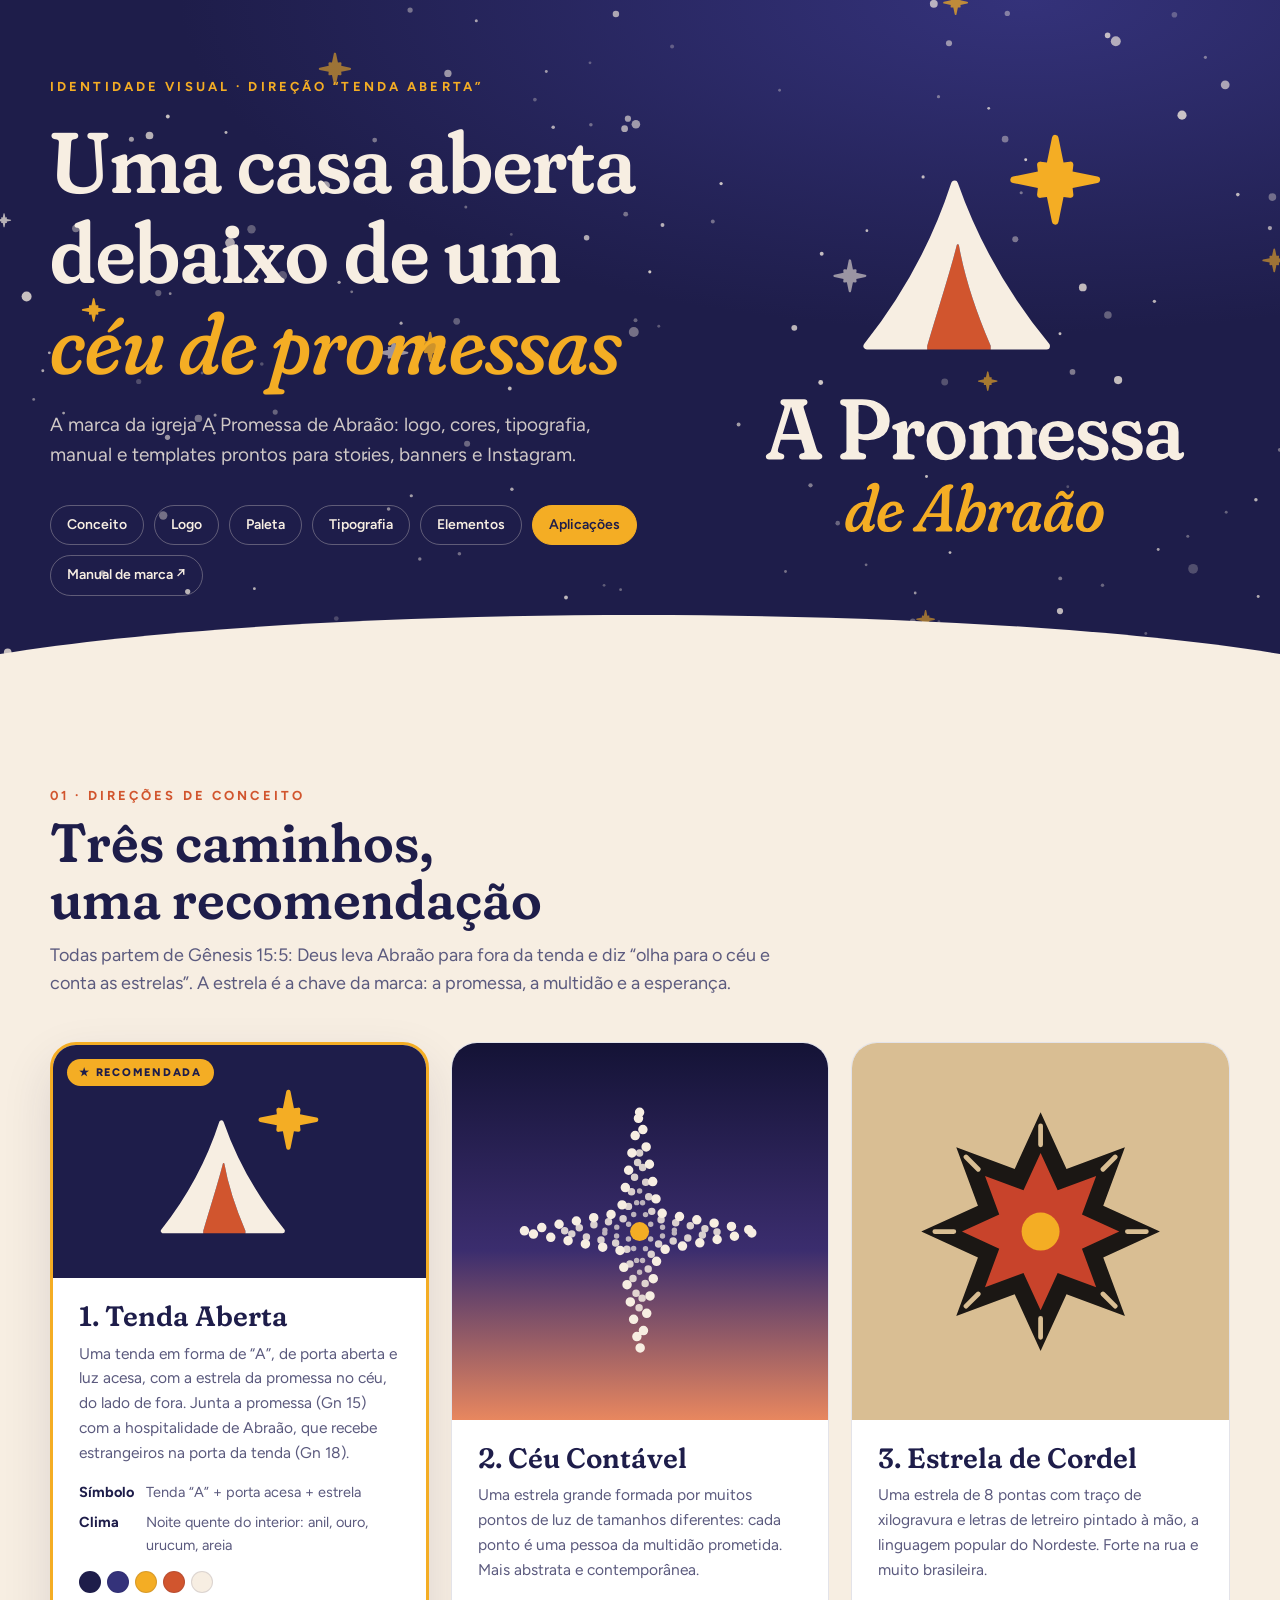
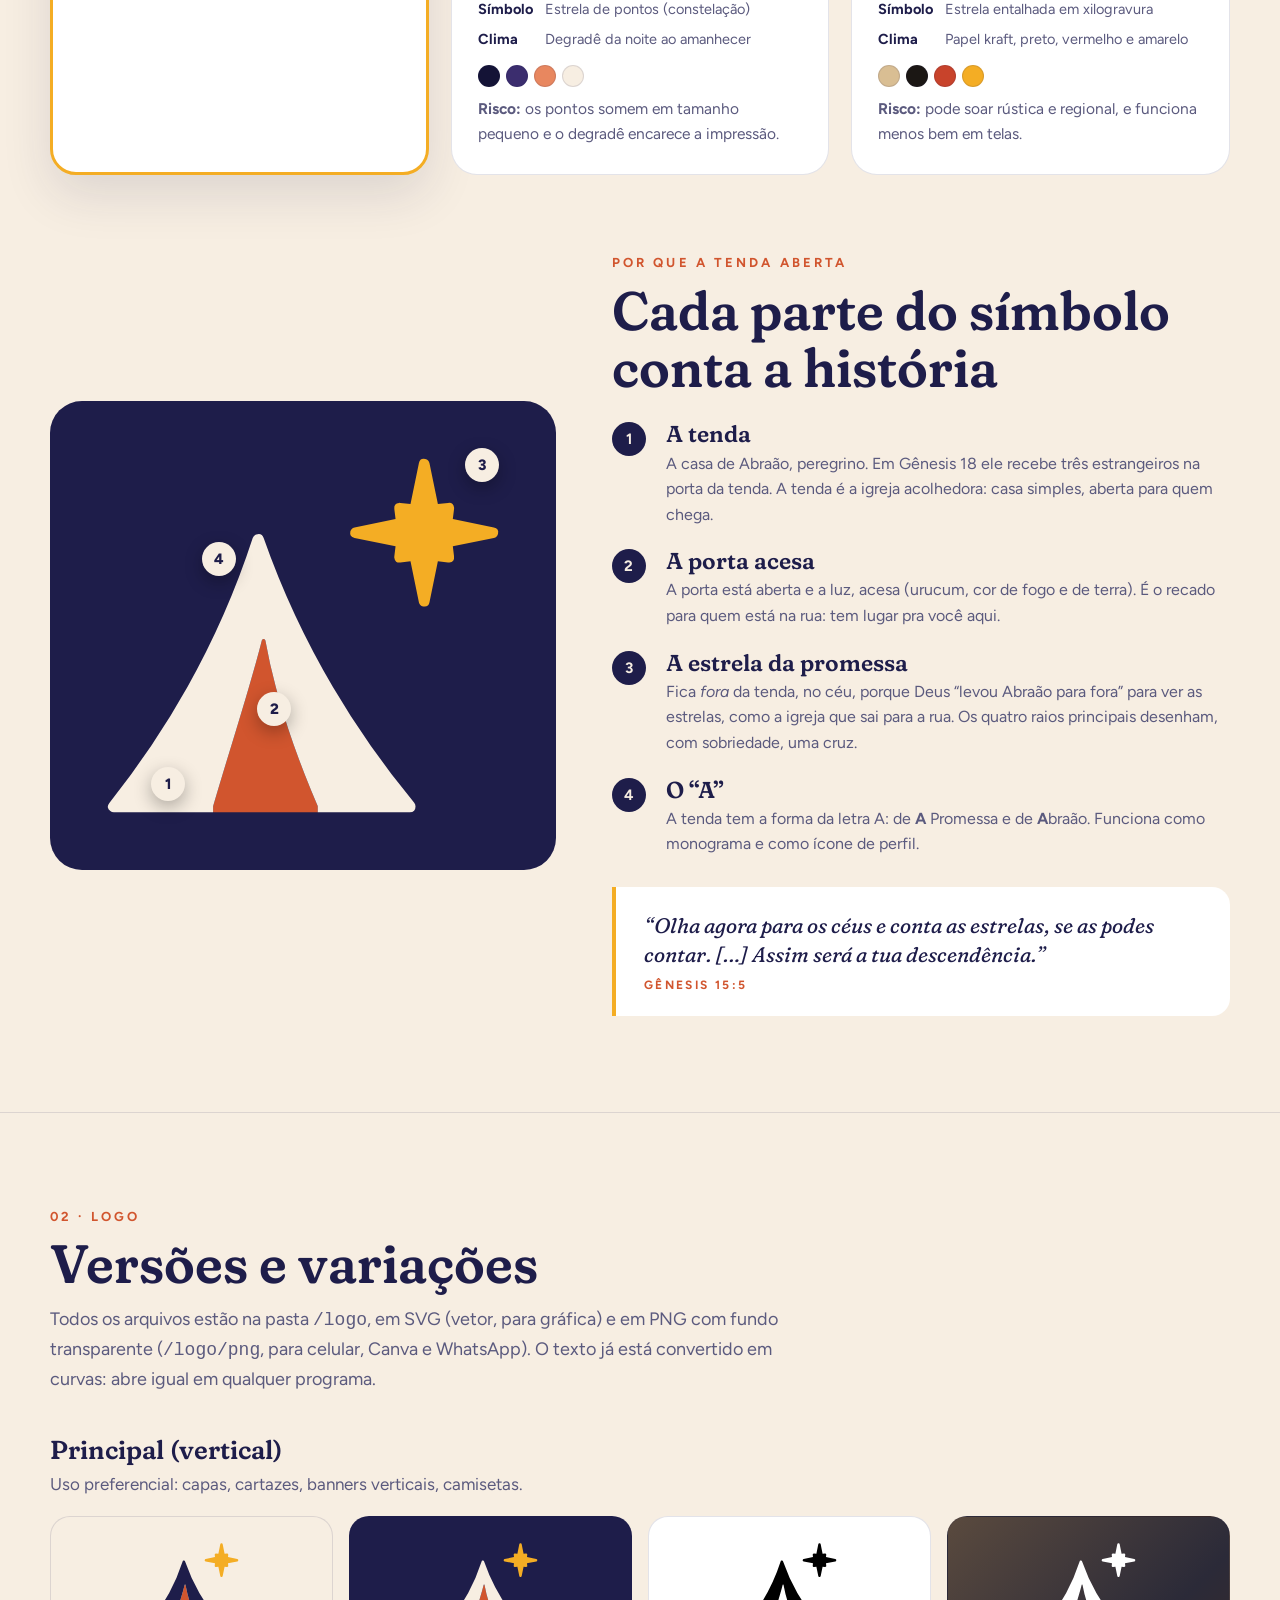
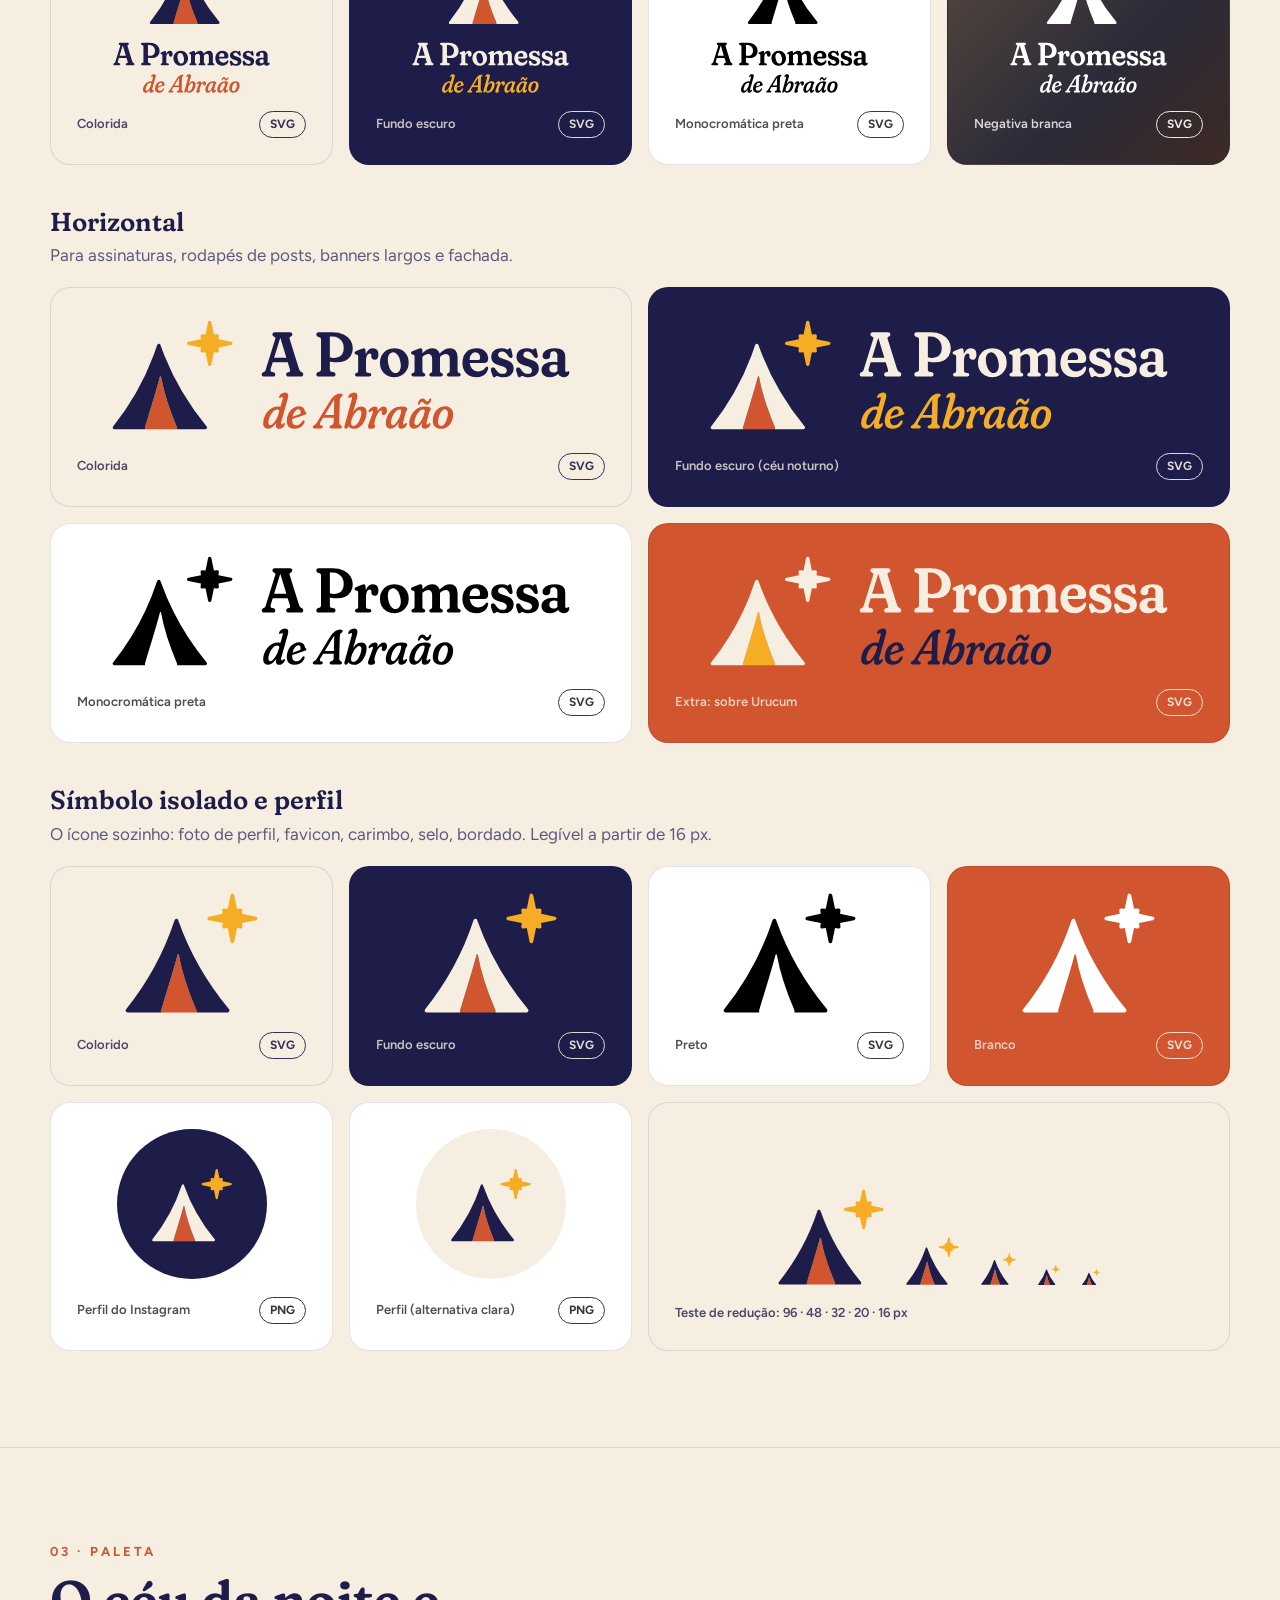
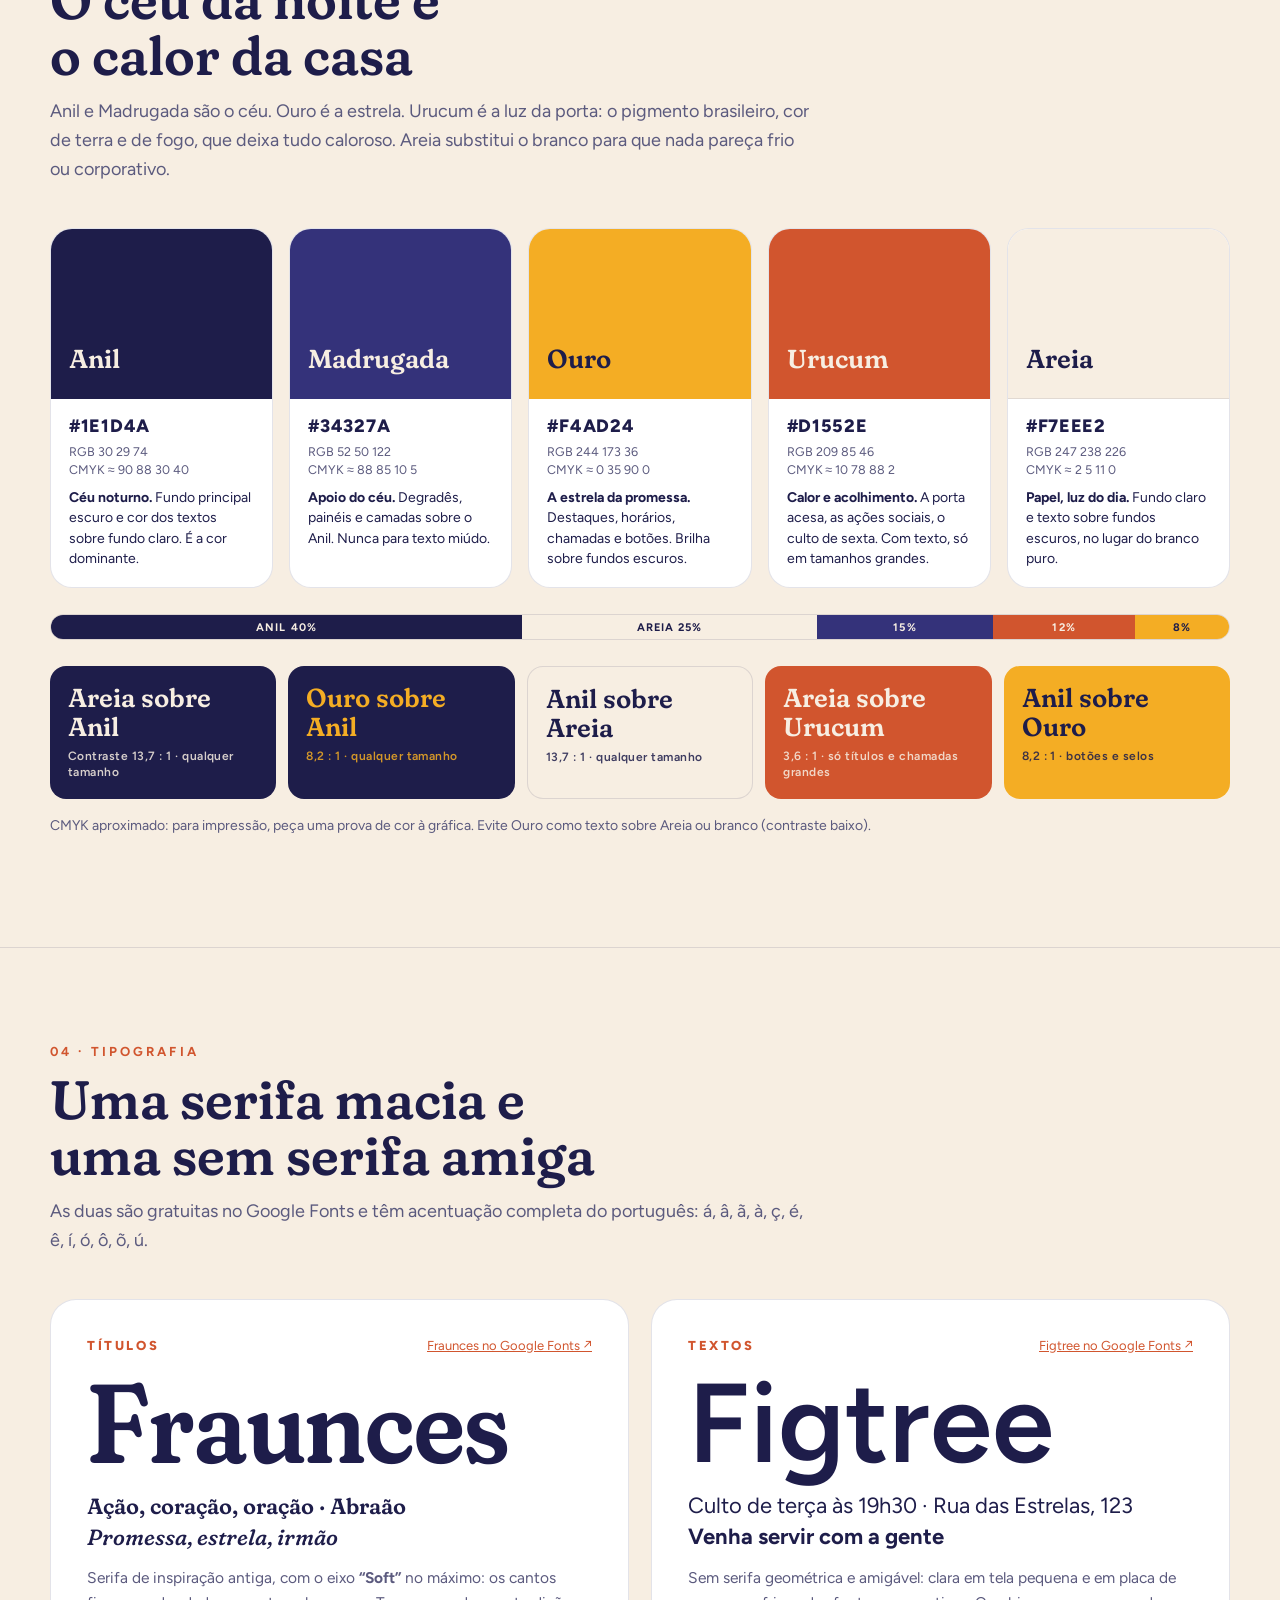
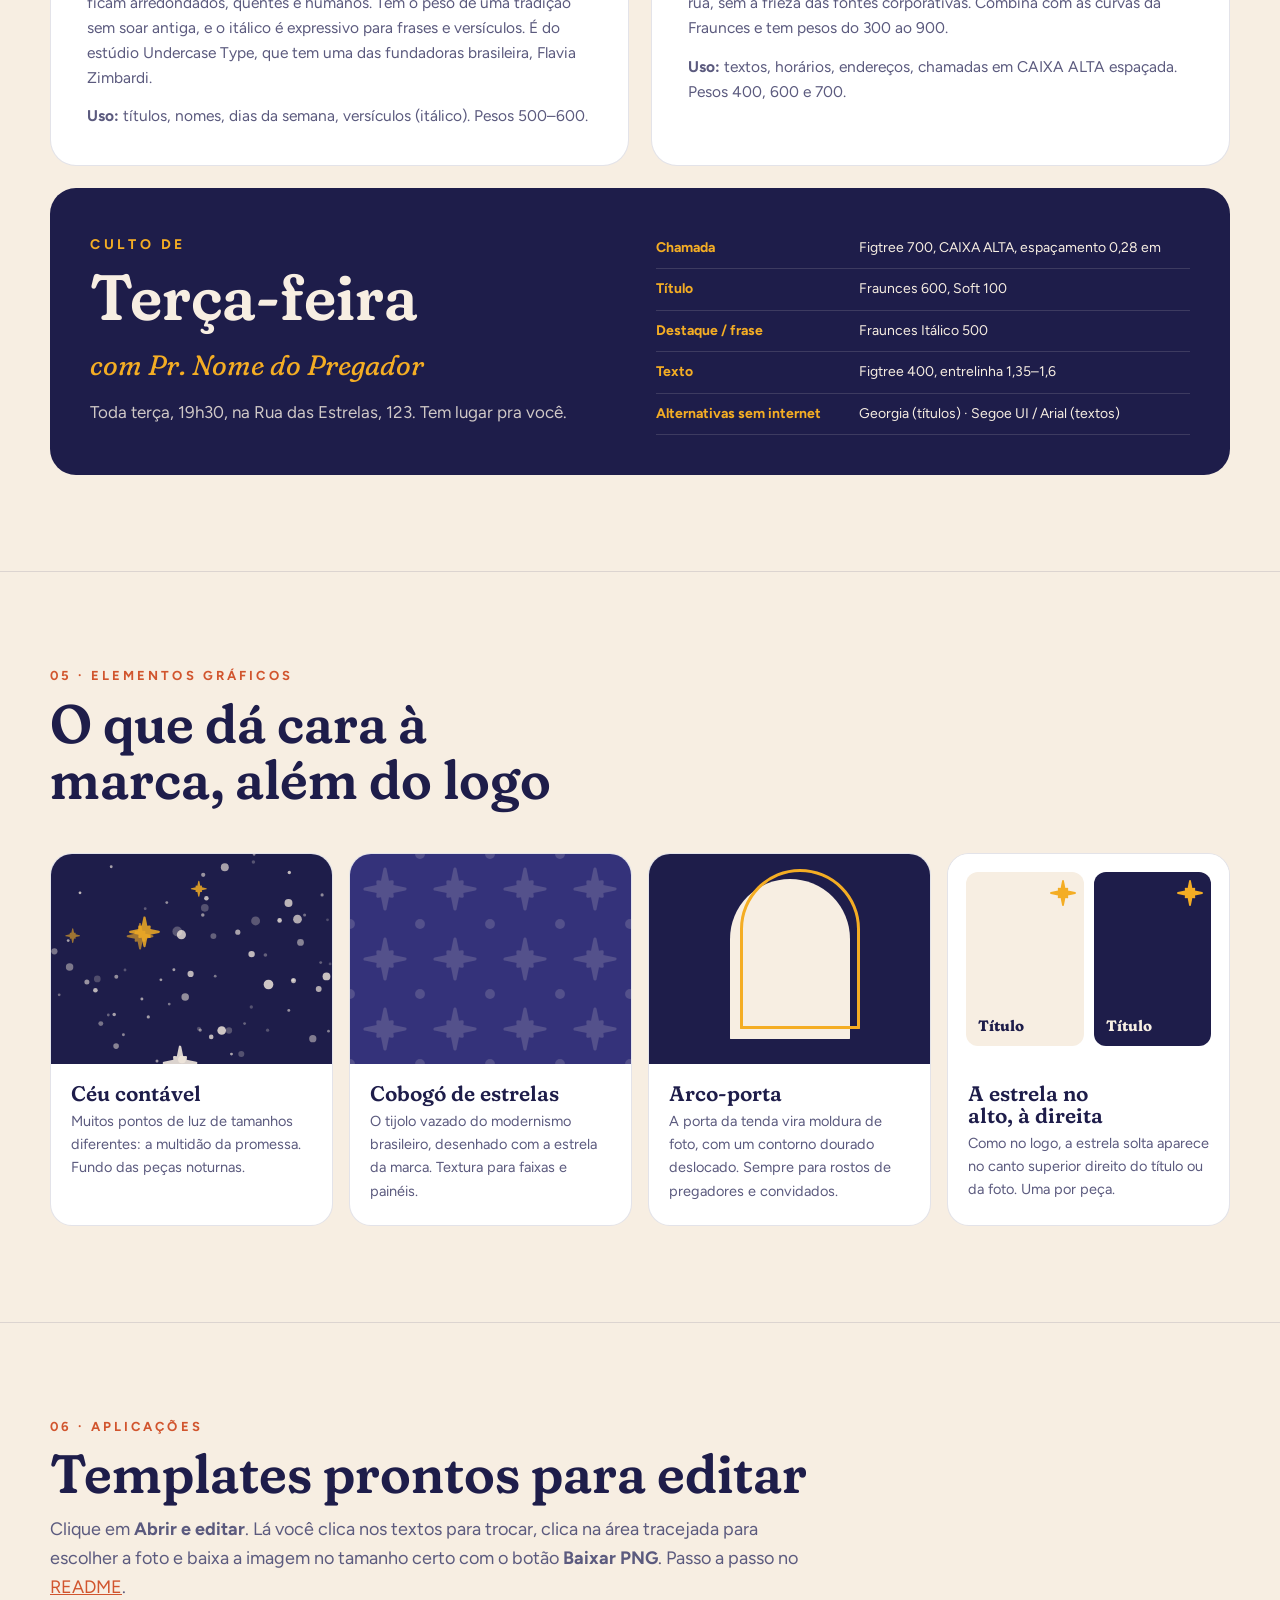
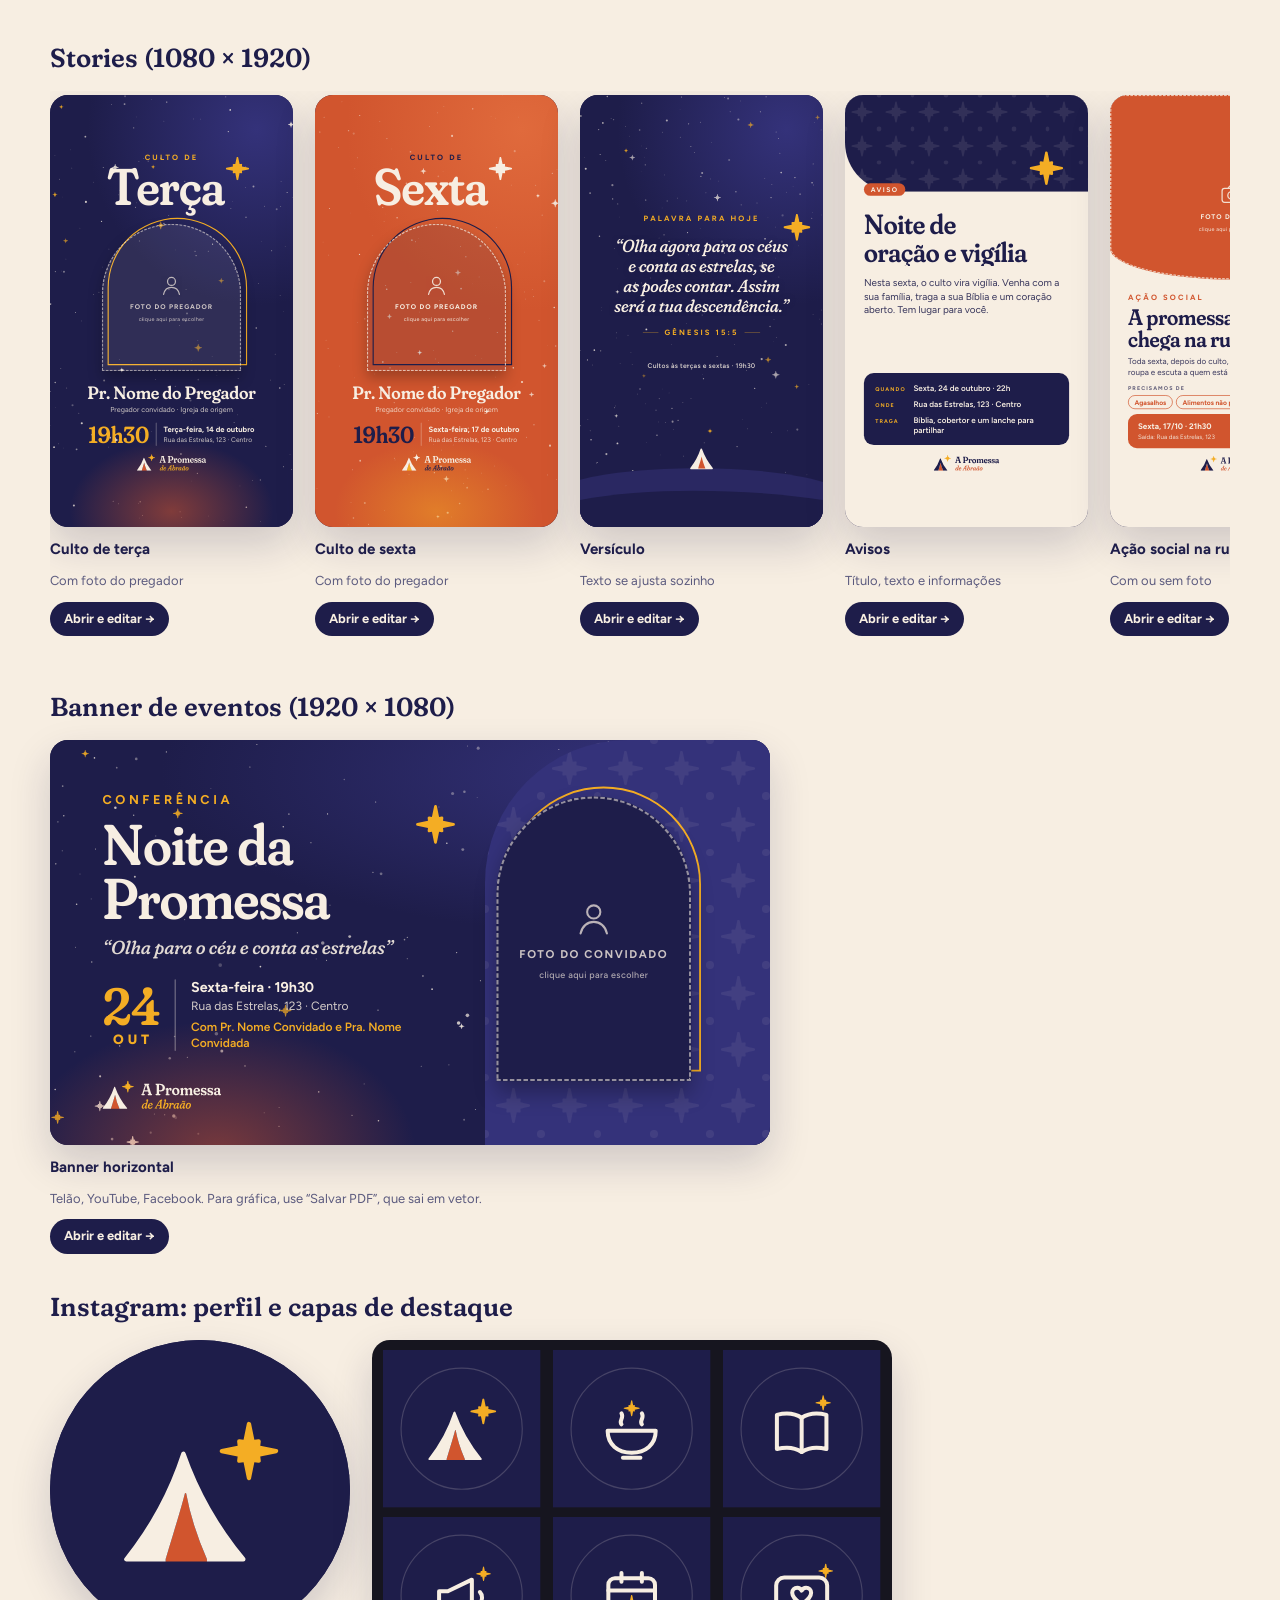
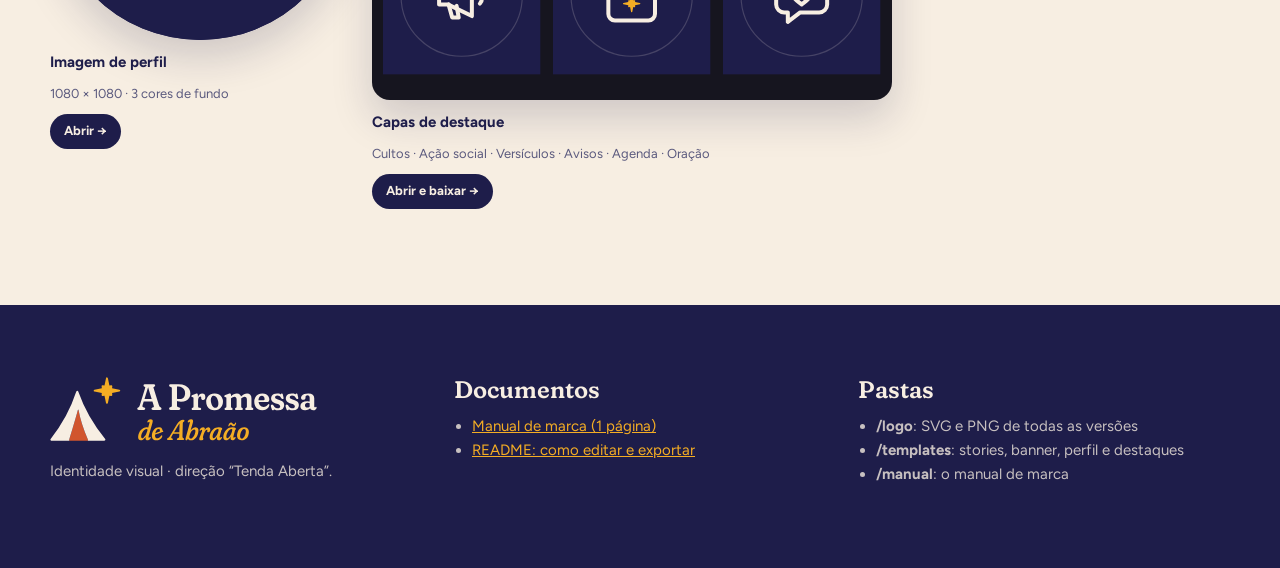
<file: index.html>
<!doctype html>
<html lang="pt-BR">
<head>
<meta charset="utf-8">
<meta name="viewport" content="width=device-width, initial-scale=1">
<title>A Promessa de Abraão — Identidade Visual</title>
<link rel="icon" href="logo/simbolo-colorido.svg" type="image/svg+xml">
<link rel="preconnect" href="https://fonts.googleapis.com">
<link rel="preconnect" href="https://fonts.gstatic.com" crossorigin>
<link rel="stylesheet" href="https://fonts.googleapis.com/css2?family=Figtree:ital,wght@0,300..900;1,300..900&family=Fraunces:ital,opsz,wght,SOFT,WONK@0,9..144,100..900,0..100,0..1;1,9..144,100..900,0..100,0..1&display=swap">
<style>
  :root {
    --anil: #1E1D4A; --madrugada: #34327A; --ouro: #F4AD24; --urucum: #D1552E; --areia: #F7EEE2;
    --texto: #1E1D4A; --suave: #5B5A7E; --linha: rgba(30, 29, 74, .12);
    --titulo: 'Fraunces', Georgia, 'Times New Roman', serif;
    --corpo: 'Figtree', 'Segoe UI', Roboto, Helvetica, Arial, sans-serif;
  }
  * { box-sizing: border-box; }
  html { scroll-behavior: smooth; }
  body { margin: 0; background: var(--areia); color: var(--texto); font: 17px/1.6 var(--corpo); -webkit-font-smoothing: antialiased; }
  img { max-width: 100%; display: block; }
  a { color: var(--urucum); }
  h1, h2, h3 { font-family: var(--titulo); font-variation-settings: 'SOFT' 100, 'WONK' 0; font-weight: 600; line-height: 1.05; margin: 0; text-wrap: balance; }
  .wrap { width: min(1180px, 100% - 32px); margin: 0 auto; }
  .chamada { font: 700 13px/1.2 var(--corpo); letter-spacing: .24em; text-transform: uppercase; color: var(--urucum); }
  section { padding: 96px 0; }
  section + section { border-top: 1px solid var(--linha); }
  .sec-titulo { display: grid; gap: 12px; margin-bottom: 44px; max-width: 760px; }
  .sec-titulo h2 { font-size: clamp(34px, 5vw, 54px); }
  .sec-titulo p { margin: 0; color: var(--suave); font-size: 18px; }

  /* ---------- Hero ---------- */
  .hero { position: relative; overflow: hidden; color: var(--areia); background: radial-gradient(110% 80% at 80% 0%, var(--madrugada), var(--anil) 60%); padding: 72px 0 0; }
  .hero .ceu { position: absolute; inset: 0; pointer-events: none; }
  .hero .ceu svg { width: 100%; height: 100%; display: block; }
  .hero-grade { position: relative; display: grid; grid-template-columns: 1.1fr .9fr; gap: 48px; align-items: center; padding-bottom: 96px; }
  .hero .chamada { color: var(--ouro); }
  .hero h1 { font-size: clamp(44px, 7vw, 86px); margin: 18px 0 22px; }
  .hero h1 em { font-style: italic; font-weight: 500; color: var(--ouro); }
  .hero p { color: rgba(247, 238, 226, .82); font-size: 19px; max-width: 560px; margin: 0; }
  .hero-logo { justify-self: center; width: min(420px, 100%); }
  .nav { display: flex; flex-wrap: wrap; gap: 10px; margin-top: 34px; }
  .nav a { color: var(--areia); text-decoration: none; border: 1px solid rgba(247, 238, 226, .3); border-radius: 999px; padding: 8px 16px; font-size: 14px; font-weight: 600; }
  .nav a:hover { background: rgba(247, 238, 226, .1); }
  .nav a.destaque { background: var(--ouro); color: var(--anil); border-color: var(--ouro); }
  .horizonte { position: relative; height: 90px; margin-top: -90px; }
  .horizonte svg { width: 100%; height: 100%; display: block; }

  /* ---------- Direções ---------- */
  .direcoes { display: grid; grid-template-columns: repeat(3, 1fr); gap: 22px; }
  .direcao { background: #fff; border-radius: 26px; overflow: hidden; border: 1px solid var(--linha); display: flex; flex-direction: column; }
  .direcao.recomendada { border: 3px solid var(--ouro); box-shadow: 0 20px 50px rgba(30, 29, 74, .12); }
  .direcao .arte-dir { aspect-ratio: 16 / 10; display: flex; align-items: center; justify-content: center; position: relative; }
  .direcao .arte-dir svg { height: 72%; }
  .direcao .info { padding: 24px 26px 28px; display: grid; gap: 10px; }
  .direcao h3 { font-size: 28px; }
  .direcao p { margin: 0; color: var(--suave); font-size: 15.5px; }
  .direcao dl { margin: 6px 0 0; display: grid; grid-template-columns: auto 1fr; gap: 6px 12px; font-size: 14.5px; }
  .direcao dt { font-weight: 700; }
  .direcao dd { margin: 0; color: var(--suave); }
  .selo-rec { position: absolute; top: 14px; left: 14px; background: var(--ouro); color: var(--anil); font: 800 11px/1 var(--corpo); letter-spacing: .16em; text-transform: uppercase; padding: 8px 12px; border-radius: 999px; }
  .cores-mini { display: flex; gap: 6px; margin-top: 4px; }
  .cores-mini i { width: 22px; height: 22px; border-radius: 50%; border: 1px solid var(--linha); }

  /* ---------- Significado ---------- */
  .significado { display: grid; grid-template-columns: .9fr 1.1fr; gap: 56px; align-items: center; }
  .anatomia { position: relative; background: var(--anil); border-radius: 32px; padding: 56px; }
  .anatomia img { width: 100%; }
  .marcador { position: absolute; width: 34px; height: 34px; border-radius: 50%; background: var(--areia); color: var(--anil); font: 800 15px/34px var(--corpo); text-align: center; box-shadow: 0 6px 18px rgba(0, 0, 0, .3); }
  .leitura { display: grid; gap: 22px; counter-reset: item; }
  .leitura div { display: grid; grid-template-columns: 40px 1fr; gap: 14px; }
  .leitura b.n { width: 34px; height: 34px; border-radius: 50%; background: var(--anil); color: var(--areia); display: grid; place-items: center; font-size: 15px; }
  .leitura h3 { font-size: 23px; margin-bottom: 4px; }
  .leitura p { margin: 0; color: var(--suave); font-size: 16px; }
  .versiculo-ref { margin-top: 30px; padding: 24px 28px; border-left: 4px solid var(--ouro); background: #fff; border-radius: 0 18px 18px 0; font-family: var(--titulo); font-style: italic; font-size: 21px; line-height: 1.4; font-variation-settings: 'SOFT' 100; }
  .versiculo-ref small { display: block; margin-top: 8px; font: 700 12px var(--corpo); letter-spacing: .2em; text-transform: uppercase; color: var(--urucum); font-style: normal; }

  /* ---------- Logo ---------- */
  .logos { display: grid; grid-template-columns: repeat(4, 1fr); gap: 16px; }
  .logo-cel { border-radius: 20px; padding: 26px; min-height: 220px; display: flex; flex-direction: column; justify-content: space-between; gap: 18px; border: 1px solid var(--linha); }
  .logo-cel .img { flex: 1; display: flex; align-items: center; justify-content: center; }
  .logo-cel .img img { max-height: 150px; width: auto; }
  .logo-cel.larga { grid-column: span 2; }
  .logo-cel .rot { display: flex; justify-content: space-between; align-items: center; gap: 8px; font-size: 13px; font-weight: 600; }
  .logo-cel .rot span { opacity: .8; }
  .logo-cel .rot a { color: inherit; opacity: .9; font-weight: 700; text-decoration: none; border: 1px solid currentColor; border-radius: 999px; padding: 3px 10px; font-size: 12px; white-space: nowrap; }
  .f-areia { background: var(--areia); color: var(--anil); }
  .f-branco { background: #fff; color: #222; }
  .f-anil { background: var(--anil); color: var(--areia); }
  .f-urucum { background: var(--urucum); color: var(--areia); }
  .f-foto { background: linear-gradient(135deg, #5a4a3e, #2b2a38 60%, #3d2a24); color: #fff; }
  .grupo-logo { margin-top: 44px; }
  .grupo-logo h3 { font-size: 26px; margin-bottom: 6px; }
  .grupo-logo > p { margin: 0 0 18px; color: var(--suave); }

  /* ---------- Paleta ---------- */
  .paleta { display: grid; grid-template-columns: repeat(5, 1fr); gap: 16px; }
  .cor { border-radius: 22px; overflow: hidden; background: #fff; border: 1px solid var(--linha); display: flex; flex-direction: column; }
  .cor .amostra { height: 170px; padding: 18px; display: flex; align-items: flex-end; font-family: var(--titulo); font-size: 26px; font-variation-settings: 'SOFT' 100; font-weight: 600; }
  .cor .dados { padding: 18px; display: grid; gap: 8px; font-size: 14px; }
  .cor .hex { font: 800 18px/1 var(--corpo); letter-spacing: .04em; }
  .cor .tec { color: var(--suave); font-size: 12.5px; line-height: 1.5; }
  .cor .funcao { font-size: 14px; line-height: 1.45; }
  .proporcao { display: flex; height: 26px; border-radius: 999px; overflow: hidden; margin-top: 26px; border: 1px solid var(--linha); }
  .proporcao div { display: grid; place-items: center; font: 700 11px var(--corpo); letter-spacing: .1em; }
  .combos { display: grid; grid-template-columns: repeat(auto-fit, minmax(170px, 1fr)); gap: 12px; margin-top: 26px; }
  .combo { border-radius: 16px; padding: 18px; font-family: var(--titulo); font-size: 26px; font-weight: 600; font-variation-settings: 'SOFT' 100; line-height: 1.1; }
  .combo small { display: block; margin-top: 8px; font: 600 12px/1.3 var(--corpo); letter-spacing: .04em; opacity: .85; }

  /* ---------- Tipografia ---------- */
  .tipos { display: grid; grid-template-columns: 1fr 1fr; gap: 22px; }
  .tipo { background: #fff; border-radius: 26px; padding: 36px; border: 1px solid var(--linha); display: grid; gap: 14px; align-content: start; }
  .tipo .nome { display: flex; justify-content: space-between; align-items: baseline; gap: 12px; flex-wrap: wrap; }
  .tipo .nome b { font: 800 13px var(--corpo); letter-spacing: .2em; text-transform: uppercase; color: var(--urucum); }
  .tipo .nome a { font-size: 13px; }
  .tipo .grande { font-size: clamp(64px, 9vw, 112px); line-height: .95; }
  .tipo p { margin: 0; color: var(--suave); font-size: 15.5px; }
  .tipo .alfabeto { color: var(--texto); font-size: 22px; line-height: 1.4; word-break: break-word; }
  .f-fraunces { font-family: var(--titulo); font-variation-settings: 'SOFT' 100, 'WONK' 0; font-weight: 600; }
  .f-figtree { font-family: var(--corpo); }
  .hierarquia { margin-top: 22px; background: var(--anil); color: var(--areia); border-radius: 26px; padding: 40px; display: grid; grid-template-columns: 1fr 1fr; gap: 32px; align-items: center; }
  .hierarquia .ex .k { font: 700 14px var(--corpo); letter-spacing: .26em; text-transform: uppercase; color: var(--ouro); }
  .hierarquia .ex h3 { font-size: 64px; margin: 10px 0 12px; }
  .hierarquia .ex .s { font-family: var(--titulo); font-style: italic; font-size: 28px; color: var(--ouro); font-variation-settings: 'SOFT' 100; }
  .hierarquia .ex p { margin: 12px 0 0; color: rgba(247, 238, 226, .82); }
  .hierarquia table { width: 100%; border-collapse: collapse; font-size: 14px; }
  .hierarquia td { padding: 9px 0; border-bottom: 1px solid rgba(247, 238, 226, .14); vertical-align: top; }
  .hierarquia td:first-child { color: var(--ouro); font-weight: 700; width: 38%; padding-right: 12px; }

  /* ---------- Elementos ---------- */
  .elementos { display: grid; grid-template-columns: repeat(4, 1fr); gap: 16px; }
  .elemento { border-radius: 22px; overflow: hidden; background: #fff; border: 1px solid var(--linha); }
  .elemento .vis { height: 210px; position: relative; overflow: hidden; display: flex; align-items: center; justify-content: center; }
  .elemento .vis .ceu { position: absolute; inset: 0; }
  .elemento .vis .ceu svg { width: 100%; height: 100%; }
  .elemento .txt { padding: 18px 20px 22px; }
  .elemento h3 { font-size: 21px; margin-bottom: 6px; }
  .elemento p { margin: 0; color: var(--suave); font-size: 14.5px; }
  .arco-demo { width: 120px; height: 160px; border-radius: 999px 999px 14px 14px; background: var(--areia); position: relative; }
  .arco-demo::before { content: ''; position: absolute; inset: 0; border: 3px solid var(--ouro); border-radius: inherit; transform: translate(10px, -10px); }
  .regra-estrela { display: grid; grid-template-columns: 1fr 1fr; gap: 10px; padding: 18px; width: 100%; height: 100%; }
  .regra-estrela div { border-radius: 12px; background: var(--areia); position: relative; display: flex; align-items: flex-end; padding: 12px; font: 700 15px/1.05 var(--titulo); font-variation-settings: 'SOFT' 100; }
  .regra-estrela span[data-estrela] { position: absolute; width: 26px; height: 26px; }

  /* ---------- Aplicações ---------- */
  .aplic-grupo { margin-top: 40px; }
  .aplic-grupo:first-of-type { margin-top: 0; }
  .aplic-grupo h3 { font-size: 26px; margin-bottom: 18px; }
  .stories { display: flex; gap: 22px; overflow-x: auto; padding: 4px 4px 18px; scroll-snap-type: x mandatory; }
  .peca { flex: none; scroll-snap-align: start; display: grid; gap: 10px; justify-items: start; }
  .peca iframe { border: 0; border-radius: 18px; box-shadow: 0 18px 40px rgba(30, 29, 74, .18); background: var(--anil); display: block; }
  .peca .story-frame { width: 243px; height: 432px; }
  .peca .banner-frame { width: min(720px, calc(100vw - 32px)); aspect-ratio: 16 / 9; height: auto; }
  .peca .quadrado-frame { width: 300px; height: 300px; }
  .peca .capas-frame { width: min(520px, calc(100vw - 32px)); height: 360px; background: #16151F; }
  .peca b { font-size: 15px; }
  .peca .acoes { display: flex; gap: 8px; flex-wrap: wrap; }
  .peca .acoes a { font-size: 13px; font-weight: 700; text-decoration: none; background: var(--anil); color: var(--areia); padding: 7px 14px; border-radius: 999px; }
  .peca small { color: var(--suave); font-size: 13px; }
  .linha-pecas { display: flex; gap: 22px; flex-wrap: wrap; align-items: flex-start; }

  /* ---------- Rodapé ---------- */
  .rodape { background: var(--anil); color: var(--areia); padding: 72px 0; }
  .rodape-grade { display: grid; grid-template-columns: 1fr 1fr 1fr; gap: 32px; }
  .rodape h3 { font-size: 24px; margin-bottom: 12px; }
  .rodape p, .rodape li { color: rgba(247, 238, 226, .78); font-size: 15px; }
  .rodape a { color: var(--ouro); }
  .rodape ul { margin: 0; padding-left: 18px; }

  @media (max-width: 980px) {
    .hero-grade, .significado, .tipos, .hierarquia, .rodape-grade { grid-template-columns: 1fr; }
    .direcoes { grid-template-columns: 1fr; }
    .logos { grid-template-columns: repeat(2, 1fr); }
    .paleta { grid-template-columns: repeat(2, 1fr); }
    .elementos { grid-template-columns: repeat(2, 1fr); }
    .hero-logo { width: min(300px, 80%); }
  }
  @media (max-width: 560px) {
    section { padding: 64px 0; }
    .logos, .paleta, .elementos { grid-template-columns: 1fr; }
    .logo-cel.larga { grid-column: auto; }
    .anatomia { padding: 32px; }
    .hierarquia { padding: 26px; }
    .hierarquia .ex h3 { font-size: 46px; }
  }
</style>
</head>
<body>

<!-- ================================================================
     VISÃO GERAL DA IDENTIDADE VISUAL — A PROMESSA DE ABRAÃO
     Abra este arquivo no navegador (de preferência o Chrome).
     Para editar uma peça, clique em “Abrir e editar” na seção Aplicações.
     ================================================================ -->

<header class="hero">
  <div class="ceu" data-estrelas="150" data-semente="9"></div>
  <div class="wrap hero-grade">
    <div>
      <span class="chamada">Identidade visual · Direção “Tenda Aberta”</span>
      <h1>Uma casa aberta debaixo de um <em>céu de promessas</em></h1>
      <p>A marca da igreja A Promessa de Abraão: logo, cores, tipografia, manual e templates prontos para stories, banners e Instagram.</p>
      <nav class="nav">
        <a href="#conceito">Conceito</a>
        <a href="#logo">Logo</a>
        <a href="#paleta">Paleta</a>
        <a href="#tipografia">Tipografia</a>
        <a href="#elementos">Elementos</a>
        <a href="#aplicacoes" class="destaque">Aplicações</a>
        <a href="manual/manual-de-marca.html">Manual de marca ↗</a>
      </nav>
    </div>
    <img class="hero-logo" src="logo/logo-vertical-fundo-escuro.svg" alt="Logo A Promessa de Abraão">
  </div>
  <div class="horizonte">
    <svg viewBox="0 0 1440 90" preserveAspectRatio="none"><path d="M0 90 V52 C 360 0, 1080 0, 1440 52 V90 Z" fill="#F7EEE2"/></svg>
  </div>
</header>

<main>

<!-- ======================= CONCEITO ======================= -->
<section id="conceito">
  <div class="wrap">
    <div class="sec-titulo">
      <span class="chamada">01 · Direções de conceito</span>
      <h2>Três caminhos, uma recomendação</h2>
      <p>Todas partem de Gênesis 15:5: Deus leva Abraão para fora da tenda e diz “olha para o céu e conta as estrelas”. A estrela é a chave da marca: a promessa, a multidão e a esperança.</p>
    </div>

    <div class="direcoes">
      <article class="direcao recomendada">
        <div class="arte-dir f-anil">
          <span class="selo-rec">★ Recomendada</span>
          <img src="logo/simbolo-fundo-escuro.svg" alt="" style="height:62%">
        </div>
        <div class="info">
          <h3>1. Tenda Aberta</h3>
          <p>Uma tenda em forma de “A”, de porta aberta e luz acesa, com a estrela da promessa no céu, do lado de fora. Junta a promessa (Gn 15) com a hospitalidade de Abraão, que recebe estrangeiros na porta da tenda (Gn 18).</p>
          <dl><dt>Símbolo</dt><dd>Tenda “A” + porta acesa + estrela</dd><dt>Clima</dt><dd>Noite quente do interior: anil, ouro, urucum, areia</dd></dl>
          <div class="cores-mini"><i style="background:#1E1D4A"></i><i style="background:#34327A"></i><i style="background:#F4AD24"></i><i style="background:#D1552E"></i><i style="background:#F7EEE2"></i></div>
        </div>
      </article>

      <article class="direcao">
        <div class="arte-dir" style="background:linear-gradient(180deg,#141336 0%,#3B2D6E 55%,#E8875F 100%)">
          <svg viewBox="0 0 200 200" aria-hidden="true">
            <g fill="none" stroke="#F7EEE2" stroke-linecap="round">
              <path d="M100 12 L114 86 L188 100 L114 114 L100 188 L86 114 L12 100 L86 86 Z" stroke-width="7" stroke-dasharray="0 13"/>
              <path d="M100 42 L110 90 L158 100 L110 110 L100 158 L90 110 L42 100 L90 90 Z" stroke-width="5.5" stroke-dasharray="0 11" opacity=".85"/>
              <path d="M100 70 L106 94 L130 100 L106 106 L100 130 L94 106 L70 100 L94 94 Z" stroke-width="4" stroke-dasharray="0 9" opacity=".7"/>
            </g>
            <circle cx="100" cy="100" r="7" fill="#F4AD24"/>
          </svg>
        </div>
        <div class="info">
          <h3>2. Céu Contável</h3>
          <p>Uma estrela grande formada por muitos pontos de luz de tamanhos diferentes: cada ponto é uma pessoa da multidão prometida. Mais abstrata e contemporânea.</p>
          <dl><dt>Símbolo</dt><dd>Estrela de pontos (constelação)</dd><dt>Clima</dt><dd>Degradê da noite ao amanhecer</dd></dl>
          <div class="cores-mini"><i style="background:#141336"></i><i style="background:#3B2D6E"></i><i style="background:#E8875F"></i><i style="background:#F7EEE2"></i></div>
          <p><b>Risco:</b> os pontos somem em tamanho pequeno e o degradê encarece a impressão.</p>
        </div>
      </article>

      <article class="direcao">
        <div class="arte-dir" style="background:#D9BE93">
          <svg viewBox="0 0 200 200" aria-hidden="true">
            <polygon points="100.0,12.0 119.1,53.8 162.2,37.8 146.2,80.9 188.0,100.0 146.2,119.1 162.2,162.2 119.1,146.2 100.0,188.0 80.9,146.2 37.8,162.2 53.8,119.1 12.0,100.0 53.8,80.9 37.8,37.8 80.9,53.8" fill="#1B1714"/>
            <polygon points="100.0,42.0 112.6,69.5 141.0,59.0 130.5,87.4 158.0,100.0 130.5,112.6 141.0,141.0 112.6,130.5 100.0,158.0 87.4,130.5 59.0,141.0 69.5,112.6 42.0,100.0 69.5,87.4 59.0,59.0 87.4,69.5" fill="#C8432B"/>
            <g stroke="#D9BE93" stroke-width="3.5" stroke-linecap="round"><path d="M100 22 V36 M100 164 V178 M22 100 H36 M164 100 H178 M45 45 L54 54 M155 45 L146 54 M45 155 L54 146 M155 155 L146 146"/></g>
            <circle cx="100" cy="100" r="14" fill="#F4AD24"/>
          </svg>
        </div>
        <div class="info">
          <h3>3. Estrela de Cordel</h3>
          <p>Uma estrela de 8 pontas com traço de xilogravura e letras de letreiro pintado à mão, a linguagem popular do Nordeste. Forte na rua e muito brasileira.</p>
          <dl><dt>Símbolo</dt><dd>Estrela entalhada em xilogravura</dd><dt>Clima</dt><dd>Papel kraft, preto, vermelho e amarelo</dd></dl>
          <div class="cores-mini"><i style="background:#D9BE93"></i><i style="background:#1B1714"></i><i style="background:#C8432B"></i><i style="background:#F4AD24"></i></div>
          <p><b>Risco:</b> pode soar rústica e regional, e funciona menos bem em telas.</p>
        </div>
      </article>
    </div>

    <div class="significado" style="margin-top:80px">
      <div class="anatomia">
        <img src="logo/simbolo-fundo-escuro.svg" alt="Símbolo da marca">
        <span class="marcador" style="left:20%;top:78%">1</span>
        <span class="marcador" style="left:41%;top:62%">2</span>
        <span class="marcador" style="left:82%;top:10%">3</span>
        <span class="marcador" style="left:30%;top:30%">4</span>
      </div>
      <div>
        <div class="sec-titulo" style="margin-bottom:26px">
          <span class="chamada">Por que a Tenda Aberta</span>
          <h2>Cada parte do símbolo conta a história</h2>
        </div>
        <div class="leitura">
          <div><b class="n">1</b><span><h3>A tenda</h3><p>A casa de Abraão, peregrino. Em Gênesis 18 ele recebe três estrangeiros na porta da tenda. A tenda é a igreja acolhedora: casa simples, aberta para quem chega.</p></span></div>
          <div><b class="n">2</b><span><h3>A porta acesa</h3><p>A porta está aberta e a luz, acesa (urucum, cor de fogo e de terra). É o recado para quem está na rua: tem lugar pra você aqui.</p></span></div>
          <div><b class="n">3</b><span><h3>A estrela da promessa</h3><p>Fica <i>fora</i> da tenda, no céu, porque Deus “levou Abraão para fora” para ver as estrelas, como a igreja que sai para a rua. Os quatro raios principais desenham, com sobriedade, uma cruz.</p></span></div>
          <div><b class="n">4</b><span><h3>O “A”</h3><p>A tenda tem a forma da letra A: de <b>A</b> Promessa e de <b>A</b>braão. Funciona como monograma e como ícone de perfil.</p></span></div>
        </div>
        <div class="versiculo-ref">“Olha agora para os céus e conta as estrelas, se as podes contar. […] Assim será a tua descendência.”<small>Gênesis 15:5</small></div>
      </div>
    </div>
  </div>
</section>

<!-- ======================= LOGO ======================= -->
<section id="logo">
  <div class="wrap">
    <div class="sec-titulo">
      <span class="chamada">02 · Logo</span>
      <h2>Versões e variações</h2>
      <p>Todos os arquivos estão na pasta <code>/logo</code>, em SVG (vetor, para gráfica) e em PNG com fundo transparente (<code>/logo/png</code>, para celular, Canva e WhatsApp). O texto já está convertido em curvas: abre igual em qualquer programa.</p>
    </div>

    <div class="grupo-logo">
      <h3>Principal (vertical)</h3>
      <p>Uso preferencial: capas, cartazes, banners verticais, camisetas.</p>
      <div class="logos">
        <div class="logo-cel f-areia"><div class="img"><img src="logo/logo-vertical-colorido.svg" alt="Logo vertical colorido"></div><div class="rot"><span>Colorida</span><a href="logo/logo-vertical-colorido.svg" download>SVG</a></div></div>
        <div class="logo-cel f-anil"><div class="img"><img src="logo/logo-vertical-fundo-escuro.svg" alt="Logo vertical fundo escuro"></div><div class="rot"><span>Fundo escuro</span><a href="logo/logo-vertical-fundo-escuro.svg" download>SVG</a></div></div>
        <div class="logo-cel f-branco"><div class="img"><img src="logo/logo-vertical-preto.svg" alt="Logo vertical preto"></div><div class="rot"><span>Monocromática preta</span><a href="logo/logo-vertical-preto.svg" download>SVG</a></div></div>
        <div class="logo-cel f-foto"><div class="img"><img src="logo/logo-vertical-branco.svg" alt="Logo vertical branco"></div><div class="rot"><span>Negativa branca</span><a href="logo/logo-vertical-branco.svg" download>SVG</a></div></div>
      </div>
    </div>

    <div class="grupo-logo">
      <h3>Horizontal</h3>
      <p>Para assinaturas, rodapés de posts, banners largos e fachada.</p>
      <div class="logos">
        <div class="logo-cel larga f-areia"><div class="img"><img src="logo/logo-horizontal-colorido.svg" alt="Logo horizontal colorido" style="max-height:110px"></div><div class="rot"><span>Colorida</span><a href="logo/logo-horizontal-colorido.svg" download>SVG</a></div></div>
        <div class="logo-cel larga f-anil"><div class="img"><img src="logo/logo-horizontal-fundo-escuro.svg" alt="Logo horizontal fundo escuro" style="max-height:110px"></div><div class="rot"><span>Fundo escuro (céu noturno)</span><a href="logo/logo-horizontal-fundo-escuro.svg" download>SVG</a></div></div>
        <div class="logo-cel larga f-branco"><div class="img"><img src="logo/logo-horizontal-preto.svg" alt="Logo horizontal preto" style="max-height:110px"></div><div class="rot"><span>Monocromática preta</span><a href="logo/logo-horizontal-preto.svg" download>SVG</a></div></div>
        <div class="logo-cel larga f-urucum"><div class="img"><img src="logo/logo-horizontal-fundo-urucum.svg" alt="Logo horizontal fundo urucum" style="max-height:110px"></div><div class="rot"><span>Extra: sobre Urucum</span><a href="logo/logo-horizontal-fundo-urucum.svg" download>SVG</a></div></div>
      </div>
    </div>

    <div class="grupo-logo">
      <h3>Símbolo isolado e perfil</h3>
      <p>O ícone sozinho: foto de perfil, favicon, carimbo, selo, bordado. Legível a partir de 16 px.</p>
      <div class="logos">
        <div class="logo-cel f-areia"><div class="img"><img src="logo/simbolo-colorido.svg" alt="Símbolo colorido" style="max-height:120px"></div><div class="rot"><span>Colorido</span><a href="logo/simbolo-colorido.svg" download>SVG</a></div></div>
        <div class="logo-cel f-anil"><div class="img"><img src="logo/simbolo-fundo-escuro.svg" alt="Símbolo fundo escuro" style="max-height:120px"></div><div class="rot"><span>Fundo escuro</span><a href="logo/simbolo-fundo-escuro.svg" download>SVG</a></div></div>
        <div class="logo-cel f-branco"><div class="img"><img src="logo/simbolo-preto.svg" alt="Símbolo preto" style="max-height:120px"></div><div class="rot"><span>Preto</span><a href="logo/simbolo-preto.svg" download>SVG</a></div></div>
        <div class="logo-cel f-urucum"><div class="img"><img src="logo/simbolo-branco.svg" alt="Símbolo branco" style="max-height:120px"></div><div class="rot"><span>Branco</span><a href="logo/simbolo-branco.svg" download>SVG</a></div></div>
        <div class="logo-cel f-branco"><div class="img"><img src="logo/perfil-instagram.svg" alt="Perfil Instagram" style="max-height:150px;border-radius:50%"></div><div class="rot"><span>Perfil do Instagram</span><a href="logo/png/perfil-instagram.png" download>PNG</a></div></div>
        <div class="logo-cel f-branco"><div class="img"><img src="logo/perfil-instagram-claro.svg" alt="Perfil Instagram claro" style="max-height:150px;border-radius:50%"></div><div class="rot"><span>Perfil (alternativa clara)</span><a href="logo/png/perfil-instagram-claro.png" download>PNG</a></div></div>
        <div class="logo-cel f-areia" style="grid-column:span 2"><div class="img" style="gap:22px;align-items:flex-end">
          <img src="logo/simbolo-colorido.svg" alt="" style="height:96px"><img src="logo/simbolo-colorido.svg" alt="" style="height:48px"><img src="logo/simbolo-colorido.svg" alt="" style="height:32px"><img src="logo/simbolo-colorido.svg" alt="" style="height:20px"><img src="logo/simbolo-colorido.svg" alt="" style="height:16px">
        </div><div class="rot"><span>Teste de redução: 96 · 48 · 32 · 20 · 16 px</span></div></div>
      </div>
    </div>
  </div>
</section>

<!-- ======================= PALETA ======================= -->
<section id="paleta">
  <div class="wrap">
    <div class="sec-titulo">
      <span class="chamada">03 · Paleta</span>
      <h2>O céu da noite e o calor da casa</h2>
      <p>Anil e Madrugada são o céu. Ouro é a estrela. Urucum é a luz da porta: o pigmento brasileiro, cor de terra e de fogo, que deixa tudo caloroso. Areia substitui o branco para que nada pareça frio ou corporativo.</p>
    </div>
    <div class="paleta">
      <div class="cor"><div class="amostra" style="background:#1E1D4A;color:#F7EEE2">Anil</div><div class="dados"><span class="hex">#1E1D4A</span><span class="tec">RGB 30 29 74<br>CMYK ≈ 90 88 30 40</span><span class="funcao"><b>Céu noturno.</b> Fundo principal escuro e cor dos textos sobre fundo claro. É a cor dominante.</span></div></div>
      <div class="cor"><div class="amostra" style="background:#34327A;color:#F7EEE2">Madrugada</div><div class="dados"><span class="hex">#34327A</span><span class="tec">RGB 52 50 122<br>CMYK ≈ 88 85 10 5</span><span class="funcao"><b>Apoio do céu.</b> Degradês, painéis e camadas sobre o Anil. Nunca para texto miúdo.</span></div></div>
      <div class="cor"><div class="amostra" style="background:#F4AD24;color:#1E1D4A">Ouro</div><div class="dados"><span class="hex">#F4AD24</span><span class="tec">RGB 244 173 36<br>CMYK ≈ 0 35 90 0</span><span class="funcao"><b>A estrela da promessa.</b> Destaques, horários, chamadas e botões. Brilha sobre fundos escuros.</span></div></div>
      <div class="cor"><div class="amostra" style="background:#D1552E;color:#F7EEE2">Urucum</div><div class="dados"><span class="hex">#D1552E</span><span class="tec">RGB 209 85 46<br>CMYK ≈ 10 78 88 2</span><span class="funcao"><b>Calor e acolhimento.</b> A porta acesa, as ações sociais, o culto de sexta. Com texto, só em tamanhos grandes.</span></div></div>
      <div class="cor"><div class="amostra" style="background:#F7EEE2;color:#1E1D4A;box-shadow:inset 0 -1px 0 rgba(30,29,74,.1)">Areia</div><div class="dados"><span class="hex">#F7EEE2</span><span class="tec">RGB 247 238 226<br>CMYK ≈ 2 5 11 0</span><span class="funcao"><b>Papel, luz do dia.</b> Fundo claro e texto sobre fundos escuros, no lugar do branco puro.</span></div></div>
    </div>
    <div class="proporcao" title="Proporção de uso sugerida">
      <div style="flex:40;background:#1E1D4A;color:#F7EEE2">ANIL 40%</div>
      <div style="flex:25;background:#F7EEE2;color:#1E1D4A">AREIA 25%</div>
      <div style="flex:15;background:#34327A;color:#F7EEE2">15%</div>
      <div style="flex:12;background:#D1552E;color:#F7EEE2">12%</div>
      <div style="flex:8;background:#F4AD24;color:#1E1D4A">8%</div>
    </div>
    <div class="combos">
      <div class="combo" style="background:#1E1D4A;color:#F7EEE2">Areia sobre Anil<small>Contraste 13,7 : 1 · qualquer tamanho</small></div>
      <div class="combo" style="background:#1E1D4A;color:#F4AD24">Ouro sobre Anil<small>8,2 : 1 · qualquer tamanho</small></div>
      <div class="combo" style="background:#F7EEE2;color:#1E1D4A;border:1px solid rgba(30,29,74,.12)">Anil sobre Areia<small>13,7 : 1 · qualquer tamanho</small></div>
      <div class="combo" style="background:#D1552E;color:#F7EEE2">Areia sobre Urucum<small>3,6 : 1 · só títulos e chamadas grandes</small></div>
      <div class="combo" style="background:#F4AD24;color:#1E1D4A">Anil sobre Ouro<small>8,2 : 1 · botões e selos</small></div>
    </div>
    <p style="color:var(--suave);font-size:14px;margin-top:16px">CMYK aproximado: para impressão, peça uma prova de cor à gráfica. Evite Ouro como texto sobre Areia ou branco (contraste baixo).</p>
  </div>
</section>

<!-- ======================= TIPOGRAFIA ======================= -->
<section id="tipografia">
  <div class="wrap">
    <div class="sec-titulo">
      <span class="chamada">04 · Tipografia</span>
      <h2>Uma serifa macia e uma sem serifa amiga</h2>
      <p>As duas são gratuitas no Google Fonts e têm acentuação completa do português: á, â, ã, à, ç, é, ê, í, ó, ô, õ, ú.</p>
    </div>
    <div class="tipos">
      <div class="tipo">
        <div class="nome"><b>Títulos</b><a href="https://fonts.google.com/specimen/Fraunces" target="_blank" rel="noopener">Fraunces no Google Fonts ↗</a></div>
        <div class="grande f-fraunces">Fraunces</div>
        <div class="alfabeto f-fraunces">Ação, coração, oração · Abraão<br><i style="font-weight:500">Promessa, estrela, irmão</i></div>
        <p>Serifa de inspiração antiga, com o eixo <b>“Soft”</b> no máximo: os cantos ficam arredondados, quentes e humanos. Tem o peso de uma tradição sem soar antiga, e o itálico é expressivo para frases e versículos. É do estúdio Undercase Type, que tem uma das fundadoras brasileira, Flavia Zimbardi.</p>
        <p><b>Uso:</b> títulos, nomes, dias da semana, versículos (itálico). Pesos 500–600.</p>
      </div>
      <div class="tipo">
        <div class="nome"><b>Textos</b><a href="https://fonts.google.com/specimen/Figtree" target="_blank" rel="noopener">Figtree no Google Fonts ↗</a></div>
        <div class="grande f-figtree" style="font-weight:600">Figtree</div>
        <div class="alfabeto f-figtree">Culto de terça às 19h30 · Rua das Estrelas, 123<br><b>Venha servir com a gente</b></div>
        <p>Sem serifa geométrica e amigável: clara em tela pequena e em placa de rua, sem a frieza das fontes corporativas. Combina com as curvas da Fraunces e tem pesos do 300 ao 900.</p>
        <p><b>Uso:</b> textos, horários, endereços, chamadas em CAIXA ALTA espaçada. Pesos 400, 600 e 700.</p>
      </div>
    </div>
    <div class="hierarquia">
      <div class="ex">
        <div class="k">Culto de</div>
        <h3>Terça-feira</h3>
        <div class="s">com Pr. Nome do Pregador</div>
        <p>Toda terça, 19h30, na Rua das Estrelas, 123. Tem lugar pra você.</p>
      </div>
      <table>
        <tr><td>Chamada</td><td>Figtree 700, CAIXA ALTA, espaçamento 0,28 em</td></tr>
        <tr><td>Título</td><td>Fraunces 600, Soft 100</td></tr>
        <tr><td>Destaque / frase</td><td>Fraunces Itálico 500</td></tr>
        <tr><td>Texto</td><td>Figtree 400, entrelinha 1,35–1,6</td></tr>
        <tr><td>Alternativas sem internet</td><td>Georgia (títulos) · Segoe UI / Arial (textos)</td></tr>
      </table>
    </div>
  </div>
</section>

<!-- ======================= ELEMENTOS ======================= -->
<section id="elementos">
  <div class="wrap">
    <div class="sec-titulo">
      <span class="chamada">05 · Elementos gráficos</span>
      <h2>O que dá cara à marca, além do logo</h2>
    </div>
    <div class="elementos">
      <div class="elemento"><div class="vis" style="background:#1E1D4A"><div class="ceu" data-estrelas="70" data-semente="3"></div></div><div class="txt"><h3>Céu contável</h3><p>Muitos pontos de luz de tamanhos diferentes: a multidão da promessa. Fundo das peças noturnas.</p></div></div>
      <div class="elemento"><div class="vis" style="background-color:#34327A" data-cobogo="#F7EEE2" data-cobogo-opacidade=".16" data-cobogo-tamanho="70"></div><div class="txt"><h3>Cobogó de estrelas</h3><p>O tijolo vazado do modernismo brasileiro, desenhado com a estrela da marca. Textura para faixas e painéis.</p></div></div>
      <div class="elemento"><div class="vis" style="background:#1E1D4A"><div class="arco-demo"></div></div><div class="txt"><h3>Arco-porta</h3><p>A porta da tenda vira moldura de foto, com um contorno dourado deslocado. Sempre para rostos de pregadores e convidados.</p></div></div>
      <div class="elemento"><div class="vis" style="background:#fff"><div class="regra-estrela">
        <div>Título<span data-estrela="ouro" style="right:8px;top:8px"></span></div>
        <div style="background:#1E1D4A;color:#F7EEE2">Título<span data-estrela="ouro" style="right:8px;top:8px"></span></div>
      </div></div><div class="txt"><h3>A estrela no alto, à direita</h3><p>Como no logo, a estrela solta aparece no canto superior direito do título ou da foto. Uma por peça.</p></div></div>
    </div>
  </div>
</section>

<!-- ======================= APLICAÇÕES ======================= -->
<section id="aplicacoes">
  <div class="wrap">
    <div class="sec-titulo">
      <span class="chamada">06 · Aplicações</span>
      <h2>Templates prontos para editar</h2>
      <p>Clique em <b>Abrir e editar</b>. Lá você clica nos textos para trocar, clica na área tracejada para escolher a foto e baixa a imagem no tamanho certo com o botão <b>Baixar PNG</b>. Passo a passo no <a href="README.md">README</a>.</p>
    </div>

    <div class="aplic-grupo">
      <h3>Stories (1080 × 1920)</h3>
      <div class="stories">
        <div class="peca"><iframe class="story-frame" src="templates/story-culto-terca.html?preview" title="Story culto de terça"></iframe><b>Culto de terça</b><small>Com foto do pregador</small><div class="acoes"><a href="templates/story-culto-terca.html">Abrir e editar →</a></div></div>
        <div class="peca"><iframe class="story-frame" src="templates/story-culto-sexta.html?preview" title="Story culto de sexta"></iframe><b>Culto de sexta</b><small>Com foto do pregador</small><div class="acoes"><a href="templates/story-culto-sexta.html">Abrir e editar →</a></div></div>
        <div class="peca"><iframe class="story-frame" src="templates/story-versiculo.html?preview" title="Story versículo"></iframe><b>Versículo</b><small>Texto se ajusta sozinho</small><div class="acoes"><a href="templates/story-versiculo.html">Abrir e editar →</a></div></div>
        <div class="peca"><iframe class="story-frame" src="templates/story-aviso.html?preview" title="Story aviso"></iframe><b>Avisos</b><small>Título, texto e informações</small><div class="acoes"><a href="templates/story-aviso.html">Abrir e editar →</a></div></div>
        <div class="peca"><iframe class="story-frame" src="templates/story-acao-social.html?preview" title="Story ação social"></iframe><b>Ação social na rua</b><small>Com ou sem foto</small><div class="acoes"><a href="templates/story-acao-social.html">Abrir e editar →</a></div></div>
      </div>
    </div>

    <div class="aplic-grupo">
      <h3>Banner de eventos (1920 × 1080)</h3>
      <div class="peca"><iframe class="banner-frame" src="templates/banner-evento.html?preview" title="Banner de evento"></iframe><b>Banner horizontal</b><small>Telão, YouTube, Facebook. Para gráfica, use “Salvar PDF”, que sai em vetor.</small><div class="acoes"><a href="templates/banner-evento.html">Abrir e editar →</a></div></div>
    </div>

    <div class="aplic-grupo">
      <h3>Instagram: perfil e capas de destaque</h3>
      <div class="linha-pecas">
        <div class="peca"><iframe class="quadrado-frame" src="templates/perfil-instagram.html?preview" title="Imagem de perfil" style="border-radius:50%"></iframe><b>Imagem de perfil</b><small>1080 × 1080 · 3 cores de fundo</small><div class="acoes"><a href="templates/perfil-instagram.html">Abrir →</a></div></div>
        <div class="peca"><iframe class="capas-frame" src="templates/capas-destaque.html?preview" title="Capas de destaque"></iframe><b>Capas de destaque</b><small>Cultos · Ação social · Versículos · Avisos · Agenda · Oração</small><div class="acoes"><a href="templates/capas-destaque.html">Abrir e baixar →</a></div></div>
      </div>
    </div>
  </div>
</section>

</main>

<footer class="rodape">
  <div class="wrap rodape-grade">
    <div>
      <img src="logo/logo-horizontal-fundo-escuro.svg" alt="A Promessa de Abraão" style="height:64px;width:auto;margin-bottom:18px">
      <p>Identidade visual · direção “Tenda Aberta”.</p>
    </div>
    <div>
      <h3>Documentos</h3>
      <ul>
        <li><a href="manual/manual-de-marca.html">Manual de marca (1 página)</a></li>
        <li><a href="README.md">README: como editar e exportar</a></li>
      </ul>
    </div>
    <div>
      <h3>Pastas</h3>
      <ul>
        <li><b>/logo</b>: SVG e PNG de todas as versões</li>
        <li><b>/templates</b>: stories, banner, perfil e destaques</li>
        <li><b>/manual</b>: o manual de marca</li>
      </ul>
    </div>
  </div>
</footer>

<script src="templates/assets/marca-dados.js"></script>
<script src="templates/assets/marca.js"></script>
</body>
</html>
</file>
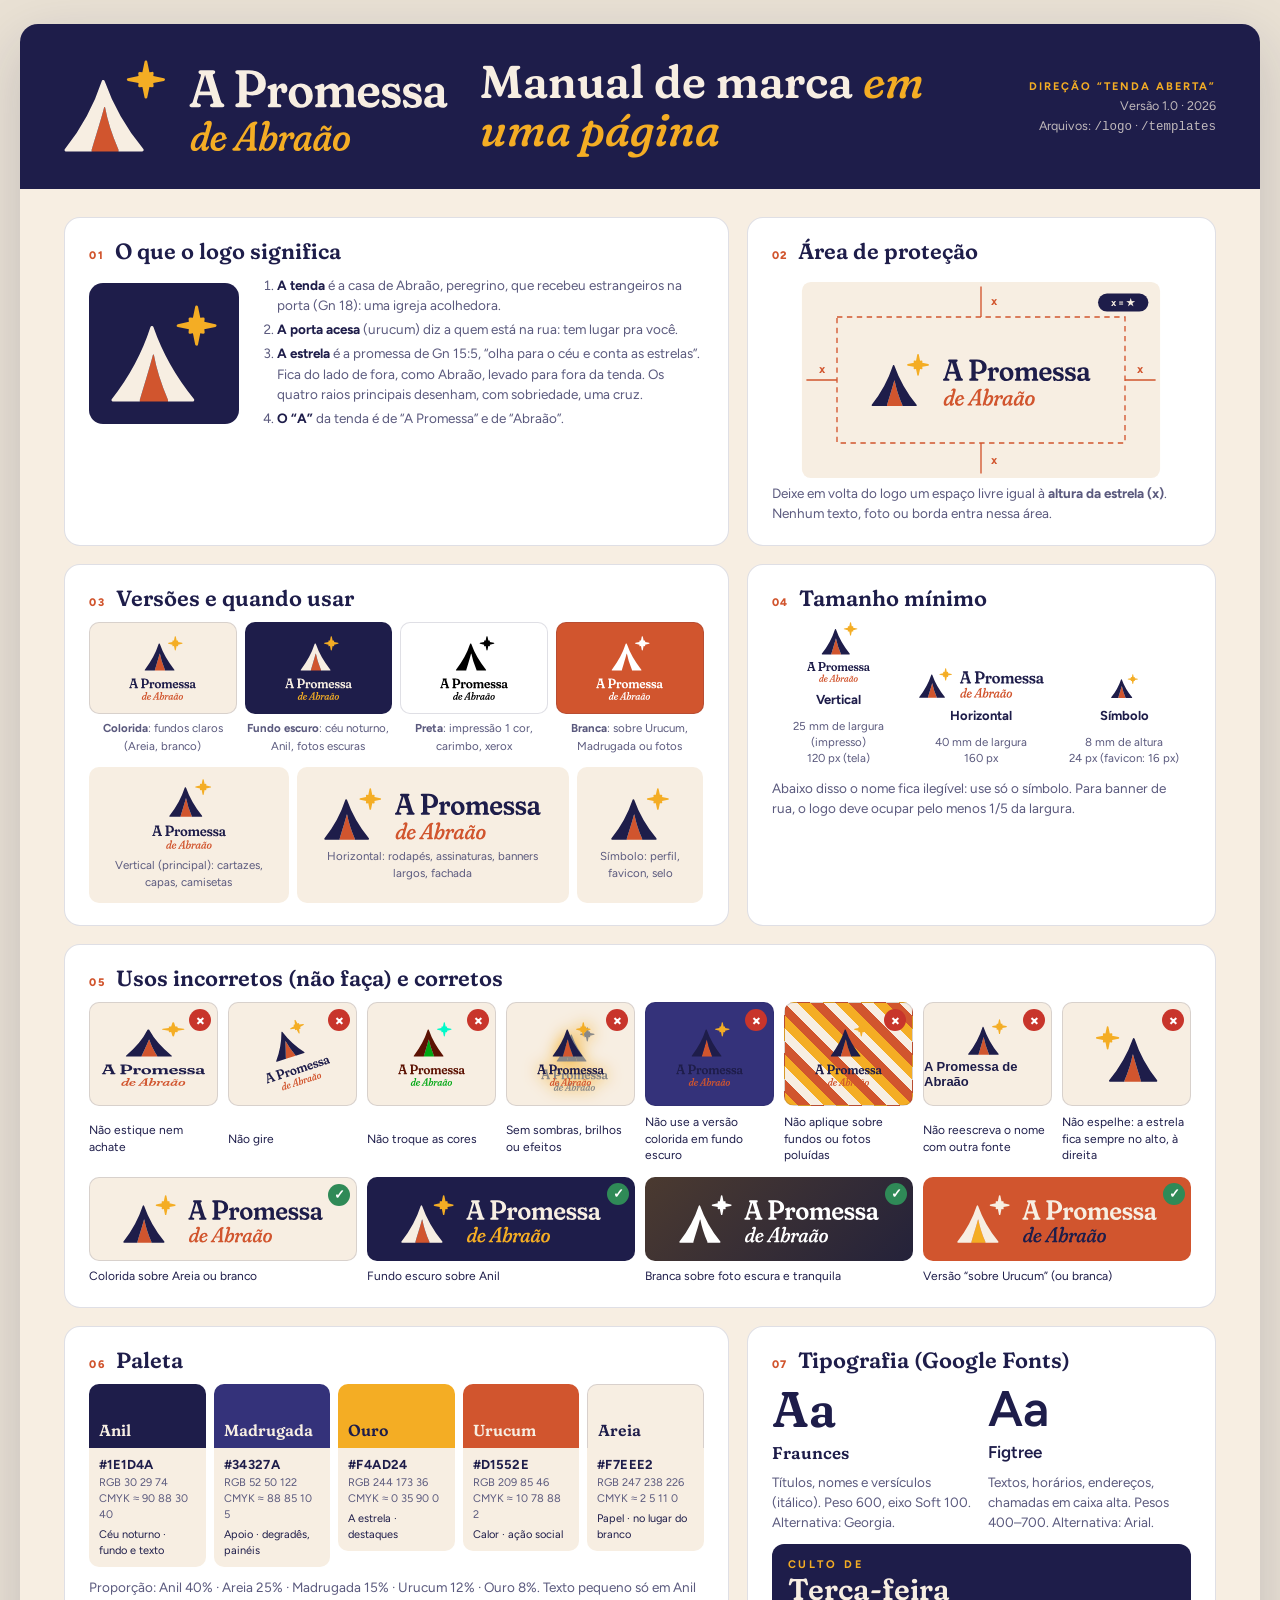
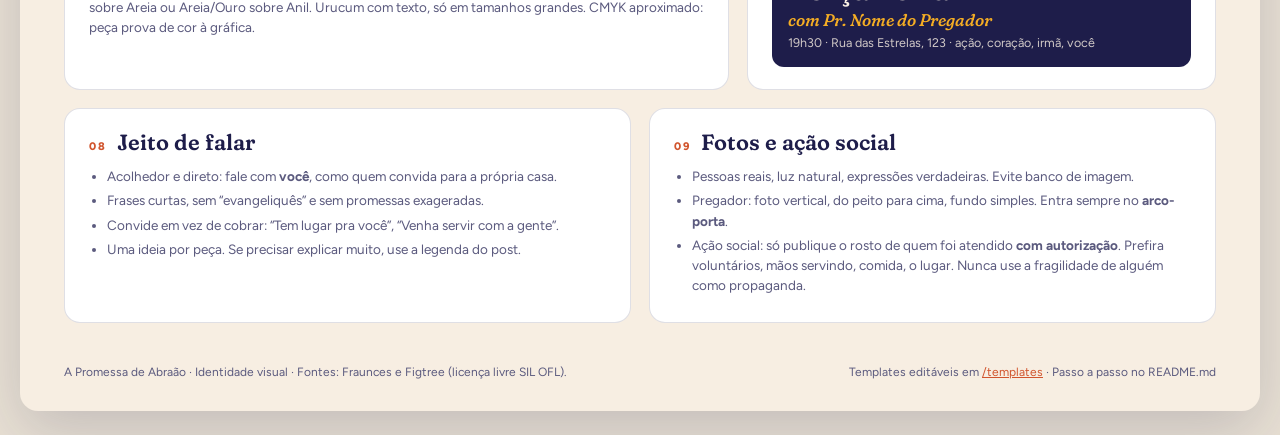
<file: manual/manual-de-marca.html>
<!doctype html>
<html lang="pt-BR">
<head>
<meta charset="utf-8">
<meta name="viewport" content="width=device-width, initial-scale=1">
<title>Manual de Marca — A Promessa de Abraão</title>
<link rel="icon" href="../logo/simbolo-colorido.svg" type="image/svg+xml">
<link rel="preconnect" href="https://fonts.googleapis.com">
<link rel="preconnect" href="https://fonts.gstatic.com" crossorigin>
<link rel="stylesheet" href="https://fonts.googleapis.com/css2?family=Figtree:ital,wght@0,300..900;1,300..900&family=Fraunces:ital,opsz,wght,SOFT,WONK@0,9..144,100..900,0..100,0..1;1,9..144,100..900,0..100,0..1&display=swap">
<style>
  :root {
    --anil: #1E1D4A; --madrugada: #34327A; --ouro: #F4AD24; --urucum: #D1552E; --areia: #F7EEE2;
    --suave: #5B5A7E; --linha: rgba(30, 29, 74, .14);
    --titulo: 'Fraunces', Georgia, 'Times New Roman', serif;
    --corpo: 'Figtree', 'Segoe UI', Roboto, Helvetica, Arial, sans-serif;
  }
  * { box-sizing: border-box; }
  body { margin: 0; background: #E9E1D4; color: var(--anil); font: 14px/1.5 var(--corpo); -webkit-font-smoothing: antialiased; -webkit-print-color-adjust: exact; print-color-adjust: exact; }
  h1, h2, h3 { font-family: var(--titulo); font-variation-settings: 'SOFT' 100, 'WONK' 0; font-weight: 600; margin: 0; line-height: 1.05; }
  p { margin: 0; }
  img { display: block; max-width: 100%; }

  .folha { width: min(1240px, 100%); margin: 24px auto; background: var(--areia); border-radius: 18px; overflow: hidden; box-shadow: 0 20px 60px rgba(30, 29, 74, .18); }

  .topo { background: var(--anil); color: var(--areia); display: grid; grid-template-columns: auto 1fr auto; gap: 32px; align-items: center; padding: 34px 44px; position: relative; overflow: hidden; }
  .topo img { height: 92px; width: auto; }
  .topo h1 { font-size: 46px; }
  .topo h1 i { font-weight: 500; color: var(--ouro); }
  .topo .meta { text-align: right; font-size: 12.5px; color: rgba(247, 238, 226, .75); line-height: 1.6; }
  .topo .meta b { color: var(--ouro); letter-spacing: .18em; text-transform: uppercase; font-size: 11px; }

  .grade { display: grid; grid-template-columns: repeat(12, 1fr); gap: 18px; padding: 28px 44px 40px; }
  .bloco { background: #fff; border-radius: 16px; padding: 22px 24px; border: 1px solid var(--linha); }
  .bloco h2 { font-size: 22px; display: flex; align-items: baseline; gap: 10px; margin-bottom: 12px; }
  .bloco h2 span { font: 800 11px var(--corpo); letter-spacing: .18em; color: var(--urucum); }
  .bloco p, .bloco li { color: var(--suave); font-size: 13.5px; }
  .bloco ul { margin: 0; padding-left: 18px; }
  .bloco li { margin-bottom: 4px; }
  .c4 { grid-column: span 4; } .c5 { grid-column: span 5; } .c6 { grid-column: span 6; } .c7 { grid-column: span 7; } .c8 { grid-column: span 8; } .c12 { grid-column: span 12; } .c3 { grid-column: span 3; }

  /* Significado */
  .significado { display: grid; grid-template-columns: 150px 1fr; gap: 20px; align-items: center; }
  .significado .simb { background: var(--anil); border-radius: 14px; padding: 22px; }
  .significado ol { margin: 0; padding-left: 18px; }
  .significado li b { color: var(--anil); }

  /* Versões */
  .versoes { display: grid; grid-template-columns: repeat(4, 1fr); gap: 8px; margin-top: 4px; }
  .versoes div { border-radius: 10px; height: 92px; display: flex; align-items: center; justify-content: center; padding: 12px; border: 1px solid var(--linha); }
  .versoes img { max-height: 64px; width: auto; }
  .versoes small { display: block; }
  .legenda { display: grid; grid-template-columns: repeat(4, 1fr); gap: 8px; margin-top: 6px; font-size: 11.5px; color: var(--suave); text-align: center; }
  .layouts { display: grid; grid-template-columns: 1.1fr 1.5fr .7fr; gap: 8px; margin-top: 12px; }
  .layouts div { background: var(--areia); border-radius: 10px; padding: 12px; display: grid; gap: 8px; justify-items: center; align-content: center; font-size: 11.5px; color: var(--suave); text-align: center; }
  .layouts img { max-height: 70px; width: auto; }

  /* Área de proteção */
  .protecao { display: flex; justify-content: center; padding: 6px 0 4px; }
  .protecao svg { width: 100%; max-width: 360px; height: auto; }

  /* Tamanho mínimo */
  .minimos { display: grid; grid-template-columns: repeat(3, 1fr); gap: 10px; align-items: end; text-align: center; margin-top: 4px; }
  .minimos div { display: grid; gap: 8px; justify-items: center; }
  .minimos b { font-size: 13px; }
  .minimos small { color: var(--suave); font-size: 11.5px; line-height: 1.4; }

  /* Usos incorretos */
  .erros { display: grid; grid-template-columns: repeat(8, 1fr); gap: 10px; }
  .erro { display: grid; gap: 8px; }
  .erro .caixa { position: relative; height: 104px; border-radius: 10px; background: var(--areia); display: flex; align-items: center; justify-content: center; overflow: hidden; border: 1px solid var(--linha); }
  .erro .caixa img { height: 64px; width: auto; }
  .erro .caixa::after { content: '×'; position: absolute; top: 6px; right: 6px; width: 22px; height: 22px; border-radius: 50%; background: #C8352B; color: #fff; font: 800 17px/22px var(--corpo); text-align: center; }
  .erro p { font-size: 12px; line-height: 1.35; color: var(--anil); }
  .certos { display: grid; grid-template-columns: repeat(4, 1fr); gap: 10px; margin-top: 14px; }
  .certo .caixa { position: relative; height: 84px; border-radius: 10px; display: flex; align-items: center; justify-content: center; }
  .certo .caixa img { height: 48px; width: auto; }
  .certo .caixa::after { content: '✓'; position: absolute; top: 6px; right: 6px; width: 22px; height: 22px; border-radius: 50%; background: #2F8A57; color: #fff; font: 800 13px/22px var(--corpo); text-align: center; }
  .certo p { font-size: 12px; color: var(--anil); margin-top: 6px; }

  /* Paleta */
  .cores { display: grid; grid-template-columns: repeat(5, 1fr); gap: 8px; }
  .cor .amostra { height: 64px; border-radius: 10px 10px 0 0; display: flex; align-items: flex-end; padding: 8px 10px; font: 600 16px var(--titulo); font-variation-settings: 'SOFT' 100; }
  .cor .dados { background: var(--areia); border-radius: 0 0 10px 10px; padding: 8px 10px; font-size: 11px; line-height: 1.45; color: var(--suave); }
  .cor .dados b { display: block; color: var(--anil); font-size: 13px; letter-spacing: .03em; }
  .cor .dados i { display: block; font-style: normal; color: var(--anil); margin-top: 4px; }

  /* Tipografia */
  .fontes { display: grid; grid-template-columns: 1fr 1fr; gap: 14px; }
  .fonte .amostra { font-size: 50px; line-height: 1; margin-bottom: 6px; }
  .fonte .acentos { font-size: 17px; color: var(--anil); margin-bottom: 6px; }
  .fraunces { font-family: var(--titulo); font-variation-settings: 'SOFT' 100, 'WONK' 0; font-weight: 600; }
  .figtree { font-family: var(--corpo); }
  .hier { margin-top: 12px; display: grid; gap: 4px; background: var(--anil); color: var(--areia); border-radius: 12px; padding: 14px 16px; }
  .hier .k { font: 700 11px var(--corpo); letter-spacing: .26em; text-transform: uppercase; color: var(--ouro); }
  .hier .t { font: 600 30px/1 var(--titulo); font-variation-settings: 'SOFT' 100; }
  .hier .s { font: italic 500 17px var(--titulo); font-variation-settings: 'SOFT' 100; color: var(--ouro); }
  .hier .x { font-size: 12.5px; opacity: .82; }

  .rodape { padding: 0 44px 30px; display: flex; justify-content: space-between; gap: 20px; color: var(--suave); font-size: 12px; flex-wrap: wrap; }
  .rodape a { color: var(--urucum); }

  @media (max-width: 1000px) {
    .grade { grid-template-columns: 1fr; padding: 18px; }
    .grade > * { grid-column: auto !important; }
    .topo { grid-template-columns: 1fr; text-align: left; padding: 26px; }
    .topo .meta { text-align: left; }
    .erros { grid-template-columns: repeat(2, 1fr); }
    .certos, .cores { grid-template-columns: repeat(2, 1fr); }
    .fontes, .significado { grid-template-columns: 1fr; }
    .versoes, .legenda { grid-template-columns: repeat(2, 1fr); }
    .layouts { grid-template-columns: 1fr; }
    .rodape { padding: 0 18px 24px; }
  }
  @media print {
    @page { size: A3 landscape; margin: 8mm; }
    body { background: none; }
    .folha { margin: 0; width: 100%; box-shadow: none; border-radius: 0; zoom: .86; }
  }
</style>
</head>
<body>
<article class="folha">

  <header class="topo">
    <img src="../logo/logo-horizontal-fundo-escuro.svg" alt="A Promessa de Abraão">
    <h1>Manual de marca <i>em uma página</i></h1>
    <div class="meta"><b>Direção “Tenda Aberta”</b><br>Versão 1.0 · 2026<br>Arquivos: <code>/logo</code> · <code>/templates</code></div>
  </header>

  <div class="grade">

    <!-- 1. Significado -->
    <section class="bloco c7">
      <h2><span>01</span> O que o logo significa</h2>
      <div class="significado">
        <div class="simb"><img src="../logo/simbolo-fundo-escuro.svg" alt=""></div>
        <ol>
          <li><b>A tenda</b> é a casa de Abraão, peregrino, que recebeu estrangeiros na porta (Gn 18): uma igreja acolhedora.</li>
          <li><b>A porta acesa</b> (urucum) diz a quem está na rua: tem lugar pra você.</li>
          <li><b>A estrela</b> é a promessa de Gn 15:5, “olha para o céu e conta as estrelas”. Fica do lado de fora, como Abraão, levado para fora da tenda. Os quatro raios principais desenham, com sobriedade, uma cruz.</li>
          <li><b>O “A”</b> da tenda é de “A Promessa” e de “Abraão”.</li>
        </ol>
      </div>
    </section>

    <!-- 2. Área de proteção -->
    <section class="bloco c5">
      <h2><span>02</span> Área de proteção</h2>
      <div class="protecao">
        <svg viewBox="0 0 400 220" aria-label="Área de proteção: espaço livre igual à altura da estrela, em volta de todo o logo">
          <rect x="1" y="1" width="398" height="218" rx="10" fill="#F7EEE2"/>
          <rect x="40" y="40" width="320" height="140" fill="none" stroke="#D1552E" stroke-width="1.5" stroke-dasharray="6 5"/>
          <image href="../logo/logo-horizontal-colorido.svg" x="78" y="62" width="244" height="96"/>
          <g fill="#D1552E" font-family="Figtree, sans-serif" font-size="13" font-weight="700" text-anchor="middle">
            <path d="M200 6 V40 M200 180 V214 M6 110 H40 M360 110 H394" stroke="#D1552E" stroke-width="1.5"/>
            <text x="214" y="27">x</text><text x="214" y="203">x</text><text x="23" y="102">x</text><text x="377" y="102">x</text>
          </g>
          <g transform="translate(330 14)"><rect width="56" height="20" rx="10" fill="#1E1D4A"/><text x="28" y="14" fill="#F7EEE2" font-family="Figtree, sans-serif" font-size="11" font-weight="700" text-anchor="middle">x = ★</text></g>
        </svg>
      </div>
      <p>Deixe em volta do logo um espaço livre igual à <b>altura da estrela (x)</b>. Nenhum texto, foto ou borda entra nessa área.</p>
    </section>

    <!-- 3. Versões -->
    <section class="bloco c7">
      <h2><span>03</span> Versões e quando usar</h2>
      <div class="versoes">
        <div style="background:#F7EEE2"><img src="../logo/logo-vertical-colorido.svg" alt="Colorida"></div>
        <div style="background:#1E1D4A"><img src="../logo/logo-vertical-fundo-escuro.svg" alt="Fundo escuro"></div>
        <div style="background:#fff"><img src="../logo/logo-vertical-preto.svg" alt="Preta"></div>
        <div style="background:#D1552E"><img src="../logo/logo-vertical-branco.svg" alt="Branca"></div>
      </div>
      <div class="legenda"><span><b>Colorida</b>: fundos claros (Areia, branco)</span><span><b>Fundo escuro</b>: céu noturno, Anil, fotos escuras</span><span><b>Preta</b>: impressão 1 cor, carimbo, xerox</span><span><b>Branca</b>: sobre Urucum, Madrugada ou fotos</span></div>
      <div class="layouts">
        <div><img src="../logo/logo-vertical-colorido.svg" alt="">Vertical (principal): cartazes, capas, camisetas</div>
        <div><img src="../logo/logo-horizontal-colorido.svg" alt="" style="max-height:52px">Horizontal: rodapés, assinaturas, banners largos, fachada</div>
        <div><img src="../logo/simbolo-colorido.svg" alt="" style="max-height:52px">Símbolo: perfil, favicon, selo</div>
      </div>
    </section>

    <!-- 4. Tamanho mínimo -->
    <section class="bloco c5">
      <h2><span>04</span> Tamanho mínimo</h2>
      <div class="minimos">
        <div><img src="../logo/logo-vertical-colorido.svg" alt="" style="height:60px;width:auto"><b>Vertical</b><small>25 mm de largura (impresso)<br>120 px (tela)</small></div>
        <div><img src="../logo/logo-horizontal-colorido.svg" alt="" style="height:30px;width:auto"><b>Horizontal</b><small>40 mm de largura<br>160 px</small></div>
        <div><img src="../logo/simbolo-colorido.svg" alt="" style="height:24px;width:auto"><b>Símbolo</b><small>8 mm de altura<br>24 px (favicon: 16 px)</small></div>
      </div>
      <p style="margin-top:12px">Abaixo disso o nome fica ilegível: use só o símbolo. Para banner de rua, o logo deve ocupar pelo menos 1/5 da largura.</p>
    </section>

    <!-- 5. Usos incorretos -->
    <section class="bloco c12">
      <h2><span>05</span> Usos incorretos (não faça) e corretos</h2>
      <div class="erros">
        <div class="erro"><div class="caixa"><img src="../logo/logo-vertical-colorido.svg" alt="" style="transform:scaleX(1.55)"></div><p>Não estique nem achate</p></div>
        <div class="erro"><div class="caixa"><img src="../logo/logo-vertical-colorido.svg" alt="" style="transform:rotate(-18deg)"></div><p>Não gire</p></div>
        <div class="erro"><div class="caixa"><img src="../logo/logo-vertical-colorido.svg" alt="" style="filter:hue-rotate(120deg) saturate(1.6)"></div><p>Não troque as cores</p></div>
        <div class="erro"><div class="caixa"><img src="../logo/logo-vertical-colorido.svg" alt="" style="filter:drop-shadow(4px 5px 0 #888) drop-shadow(0 0 8px #F4AD24)"></div><p>Sem sombras, brilhos ou efeitos</p></div>
        <div class="erro"><div class="caixa" style="background:#34327A"><img src="../logo/logo-vertical-colorido.svg" alt=""></div><p>Não use a versão colorida em fundo escuro</p></div>
        <div class="erro"><div class="caixa" style="background:repeating-linear-gradient(45deg,#F4AD24 0 9px,#D1552E 9px 18px,#F7EEE2 18px 27px)"><img src="../logo/logo-vertical-colorido.svg" alt=""></div><p>Não aplique sobre fundos ou fotos poluídas</p></div>
        <div class="erro"><div class="caixa" style="flex-direction:column;gap:4px"><img src="../logo/simbolo-colorido.svg" alt="" style="height:36px"><span style="font:700 13px Arial, sans-serif;color:#1E1D4A">A Promessa de Abraão</span></div><p>Não reescreva o nome com outra fonte</p></div>
        <div class="erro"><div class="caixa"><img src="../logo/simbolo-colorido.svg" alt="" style="transform:scaleX(-1);height:56px"></div><p>Não espelhe: a estrela fica sempre no alto, à direita</p></div>
      </div>
      <div class="certos">
        <div class="certo"><div class="caixa" style="background:#F7EEE2;border:1px solid var(--linha)"><img src="../logo/logo-horizontal-colorido.svg" alt=""></div><p>Colorida sobre Areia ou branco</p></div>
        <div class="certo"><div class="caixa" style="background:#1E1D4A"><img src="../logo/logo-horizontal-fundo-escuro.svg" alt=""></div><p>Fundo escuro sobre Anil</p></div>
        <div class="certo"><div class="caixa" style="background:linear-gradient(135deg,#4b3a30,#24223a)"><img src="../logo/logo-horizontal-branco.svg" alt=""></div><p>Branca sobre foto escura e tranquila</p></div>
        <div class="certo"><div class="caixa" style="background:#D1552E"><img src="../logo/logo-horizontal-fundo-urucum.svg" alt=""></div><p>Versão “sobre Urucum” (ou branca)</p></div>
      </div>
    </section>

    <!-- 6. Paleta -->
    <section class="bloco c7">
      <h2><span>06</span> Paleta</h2>
      <div class="cores">
        <div class="cor"><div class="amostra" style="background:#1E1D4A;color:#F7EEE2">Anil</div><div class="dados"><b>#1E1D4A</b>RGB 30 29 74<br>CMYK ≈ 90 88 30 40<i>Céu noturno · fundo e texto</i></div></div>
        <div class="cor"><div class="amostra" style="background:#34327A;color:#F7EEE2">Madrugada</div><div class="dados"><b>#34327A</b>RGB 52 50 122<br>CMYK ≈ 88 85 10 5<i>Apoio · degradês, painéis</i></div></div>
        <div class="cor"><div class="amostra" style="background:#F4AD24;color:#1E1D4A">Ouro</div><div class="dados"><b>#F4AD24</b>RGB 244 173 36<br>CMYK ≈ 0 35 90 0<i>A estrela · destaques</i></div></div>
        <div class="cor"><div class="amostra" style="background:#D1552E;color:#F7EEE2">Urucum</div><div class="dados"><b>#D1552E</b>RGB 209 85 46<br>CMYK ≈ 10 78 88 2<i>Calor · ação social</i></div></div>
        <div class="cor"><div class="amostra" style="background:#F7EEE2;color:#1E1D4A;border:1px solid var(--linha);border-bottom:0">Areia</div><div class="dados"><b>#F7EEE2</b>RGB 247 238 226<br>CMYK ≈ 2 5 11 0<i>Papel · no lugar do branco</i></div></div>
      </div>
      <p style="margin-top:10px">Proporção: Anil 40% · Areia 25% · Madrugada 15% · Urucum 12% · Ouro 8%. Texto pequeno só em Anil sobre Areia ou Areia/Ouro sobre Anil. Urucum com texto, só em tamanhos grandes. CMYK aproximado: peça prova de cor à gráfica.</p>
    </section>

    <!-- 7. Tipografia -->
    <section class="bloco c5">
      <h2><span>07</span> Tipografia (Google Fonts)</h2>
      <div class="fontes">
        <div class="fonte"><div class="amostra fraunces">Aa</div><div class="acentos fraunces">Fraunces</div><p>Títulos, nomes e versículos (itálico). Peso 600, eixo Soft 100. Alternativa: Georgia.</p></div>
        <div class="fonte"><div class="amostra figtree" style="font-weight:600">Aa</div><div class="acentos figtree" style="font-weight:600">Figtree</div><p>Textos, horários, endereços, chamadas em caixa alta. Pesos 400–700. Alternativa: Arial.</p></div>
      </div>
      <div class="hier">
        <span class="k">Culto de</span>
        <span class="t">Terça-feira</span>
        <span class="s">com Pr. Nome do Pregador</span>
        <span class="x">19h30 · Rua das Estrelas, 123 · ação, coração, irmã, você</span>
      </div>
    </section>

    <!-- 8. Tom e fotos -->
    <section class="bloco c6">
      <h2><span>08</span> Jeito de falar</h2>
      <ul>
        <li>Acolhedor e direto: fale com <b>você</b>, como quem convida para a própria casa.</li>
        <li>Frases curtas, sem “evangeliquês” e sem promessas exageradas.</li>
        <li>Convide em vez de cobrar: “Tem lugar pra você”, “Venha servir com a gente”.</li>
        <li>Uma ideia por peça. Se precisar explicar muito, use a legenda do post.</li>
      </ul>
    </section>
    <section class="bloco c6">
      <h2><span>09</span> Fotos e ação social</h2>
      <ul>
        <li>Pessoas reais, luz natural, expressões verdadeiras. Evite banco de imagem.</li>
        <li>Pregador: foto vertical, do peito para cima, fundo simples. Entra sempre no <b>arco-porta</b>.</li>
        <li>Ação social: só publique o rosto de quem foi atendido <b>com autorização</b>. Prefira voluntários, mãos servindo, comida, o lugar. Nunca use a fragilidade de alguém como propaganda.</li>
      </ul>
    </section>

  </div>

  <footer class="rodape">
    <span>A Promessa de Abraão · Identidade visual · Fontes: Fraunces e Figtree (licença livre SIL OFL).</span>
    <span>Templates editáveis em <a href="../index.html#aplicacoes">/templates</a> · Passo a passo no README.md</span>
  </footer>
</article>
</body>
</html>
</file>
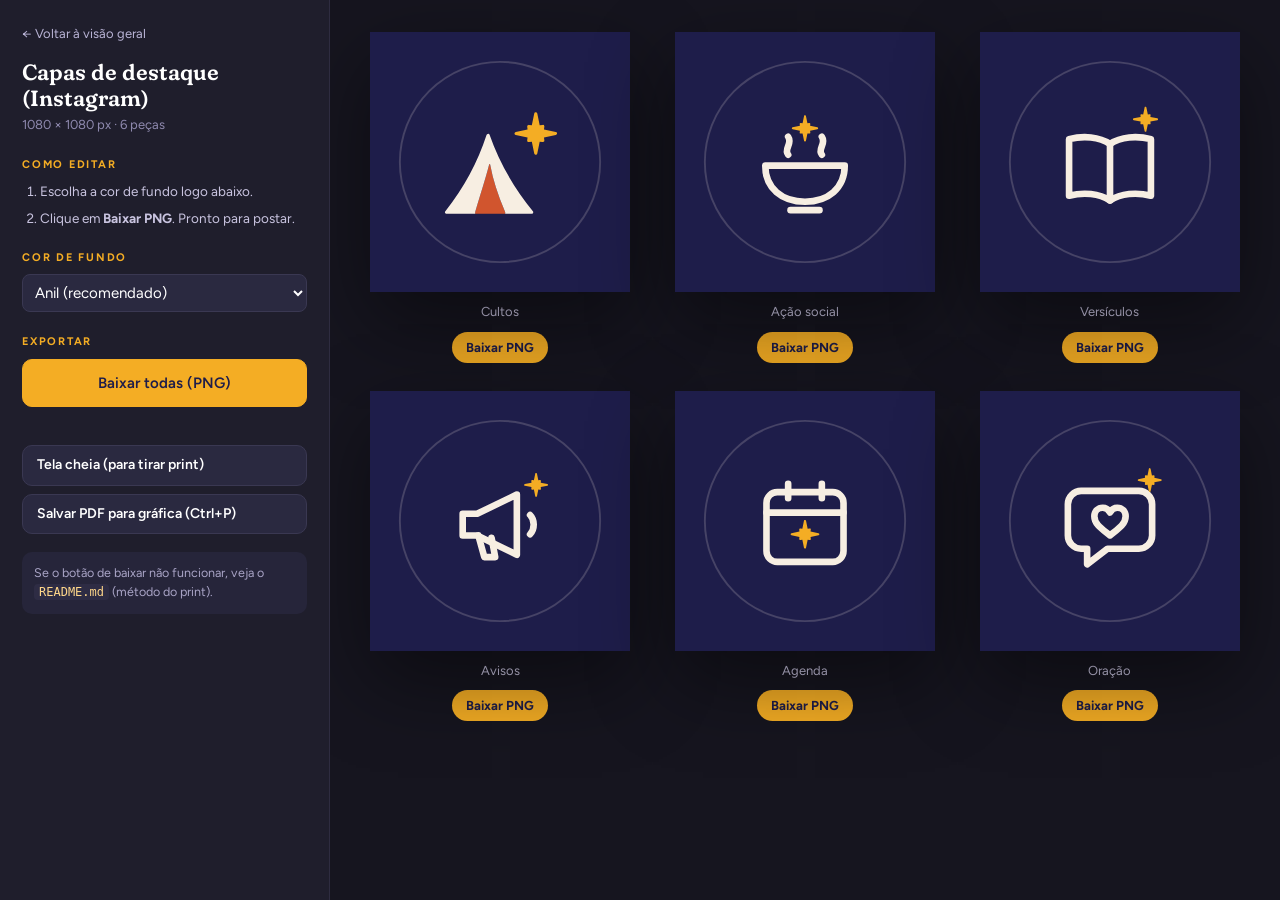
<file: templates/capas-destaque.html>
<!doctype html>
<html lang="pt-BR">
<head>
<meta charset="utf-8">
<meta name="viewport" content="width=device-width, initial-scale=1">
<title>Capas de destaque · A Promessa de Abraão</title>
<link rel="preconnect" href="https://fonts.googleapis.com">
<link rel="preconnect" href="https://fonts.gstatic.com" crossorigin>
<link rel="stylesheet" crossorigin="anonymous" href="https://fonts.googleapis.com/css2?family=Figtree:ital,wght@0,300..900;1,300..900&family=Fraunces:ital,opsz,wght,SOFT,WONK@0,9..144,100..900,0..100,0..1;1,9..144,100..900,0..100,0..1&display=swap">
<link rel="stylesheet" href="assets/marca.css">
<style>
  /* Cada capa: 1080×1080, ícone no centro (o Instagram mostra só um círculo no meio) */
  .capa { display: flex; align-items: center; justify-content: center; --traco: var(--areia); --estrela: var(--ouro); --anel: rgba(247, 238, 226, .18); }
  .capa.tema-noite { background: var(--anil); }
  .capa.tema-areia { background: var(--areia); --traco: var(--anil); --estrela: var(--urucum); --anel: rgba(30, 29, 74, .14); }
  .capa.tema-fogo  { background: var(--urucum); --estrela: var(--anil); --anel: rgba(247, 238, 226, .25); }
  .capa::before { content: ''; position: absolute; inset: 120px; border-radius: 50%; border: 8px solid var(--anel); }
  .capa svg.icone { width: 500px; height: 500px; position: relative; }
  .icone .t { fill: none; stroke: var(--traco); stroke-width: 11; stroke-linecap: round; stroke-linejoin: round; }
  .icone .e { fill: var(--estrela); }

  /* a capa "Cultos" usa o próprio símbolo, na versão certa para cada fundo */
  .capa [data-logo] { width: 470px; display: none; position: relative; transform: translate(4px, 4px); }
  .tema-noite [data-versao="fundo-escuro"], .tema-areia [data-versao="colorido"], .tema-fogo [data-versao="fundo-urucum"] { display: block; }
</style>
</head>
<body data-template="capas-destaque" data-titulo="Capas de destaque (Instagram)" data-temas="noite:Anil (recomendado),areia:Areia,fogo:Urucum">
<main class="palco">

  <!-- =====================================================================
       CAPAS DE DESTAQUE — 6 peças de 1080 × 1080
       Escolha a cor de fundo no painel e baixe cada capa (ou todas).
       No Instagram: Destaque → Editar destaque → Editar capa → escolha a imagem.
       O nome do destaque (ex.: "Cultos") você digita no próprio Instagram.
       ===================================================================== -->

  <!-- CULTOS: o símbolo da marca -->
  <div class="arte quadrado tema-noite capa" data-nome="Cultos" data-arquivo="destaque-cultos">
    <div data-logo="simbolo" data-versao="fundo-escuro"></div>
    <div data-logo="simbolo" data-versao="colorido"></div>
    <div data-logo="simbolo" data-versao="fundo-urucum"></div>
  </div>

  <!-- AÇÃO SOCIAL: a tigela partilhada, com a estrela subindo como o vapor -->
  <div class="arte quadrado tema-noite capa" data-nome="Ação social" data-arquivo="destaque-acao-social">
    <svg class="icone" viewBox="0 0 200 200">
      <path class="t" d="M34 106 H166 C166 144 138 166 100 166 C62 166 34 144 34 106 Z"/>
      <path class="t" d="M76 180 H124"/>
      <path class="t" d="M72 88 C64 78 80 70 72 58"/>
      <path class="t" d="M128 88 C120 78 136 70 128 58"/>
      <g transform="translate(78 22) scale(.44)"><path class="e" d="" data-estrela-path/></g>
    </svg>
  </div>

  <!-- VERSÍCULOS: livro aberto -->
  <div class="arte quadrado tema-noite capa" data-nome="Versículos" data-arquivo="destaque-versiculos">
    <svg class="icone" viewBox="0 0 200 200">
      <path class="t" d="M100 70 C82 58 56 56 32 62 V156 C56 150 82 152 100 164 C118 152 144 150 168 156 V62 C144 56 118 58 100 70 Z"/>
      <path class="t" d="M100 70 V164"/>
      <g transform="translate(138 8) scale(.42)"><path class="e" d="" data-estrela-path/></g>
    </svg>
  </div>

  <!-- AVISOS: megafone -->
  <div class="arte quadrado tema-noite capa" data-nome="Avisos" data-arquivo="destaque-avisos">
    <svg class="icone" viewBox="0 0 200 200">
      <path class="t" d="M38 88 V124 H62 L128 156 V56 L62 88 Z"/>
      <path class="t" d="M64 124 L74 160 H92 L86 128"/>
      <path class="t" d="M150 90 C158 98 158 114 150 122"/>
      <g transform="translate(140 20) scale(.4)"><path class="e" d="" data-estrela-path/></g>
    </svg>
  </div>

  <!-- AGENDA: calendário com a estrela marcando o dia -->
  <div class="arte quadrado tema-noite capa" data-nome="Agenda" data-arquivo="destaque-agenda">
    <svg class="icone" viewBox="0 0 200 200">
      <rect class="t" x="36" y="52" width="128" height="116" rx="18"/>
      <path class="t" d="M36 86 H164 M72 38 V62 M128 38 V62"/>
      <g transform="translate(76 98) scale(.48)"><path class="e" d="" data-estrela-path/></g>
    </svg>
  </div>

  <!-- ORAÇÃO: balão de conversa com coração (pedidos de oração) -->
  <div class="arte quadrado tema-noite capa" data-nome="Oração" data-arquivo="destaque-oracao">
    <svg class="icone" viewBox="0 0 200 200">
      <path class="t" d="M52 50 H148 C160 50 170 60 170 72 V124 C170 136 160 146 148 146 H96 L62 172 V146 H52 C40 146 30 136 30 124 V72 C30 60 40 50 52 50 Z"/>
      <path class="t" d="M100 124 C88 114 74 106 74 92 C74 84 80 78 88 78 C94 78 98 82 100 86 C102 82 106 78 112 78 C120 78 126 84 126 92 C126 106 112 114 100 124 Z"/>
      <g transform="translate(146 12) scale(.4)"><path class="e" d="" data-estrela-path/></g>
    </svg>
  </div>

</main>
<script src="assets/html-to-image.js"></script>
<script src="assets/marca-dados.js"></script>
<script src="assets/marca.js"></script>
<script>
  // desenha a estrela da marca dentro dos ícones
  document.querySelectorAll('[data-estrela-path]').forEach(function (p) { p.setAttribute('d', MARCA_DADOS.estrela.d); });
</script>
<script src="assets/editor.js"></script>
</body>
</html>
</file>
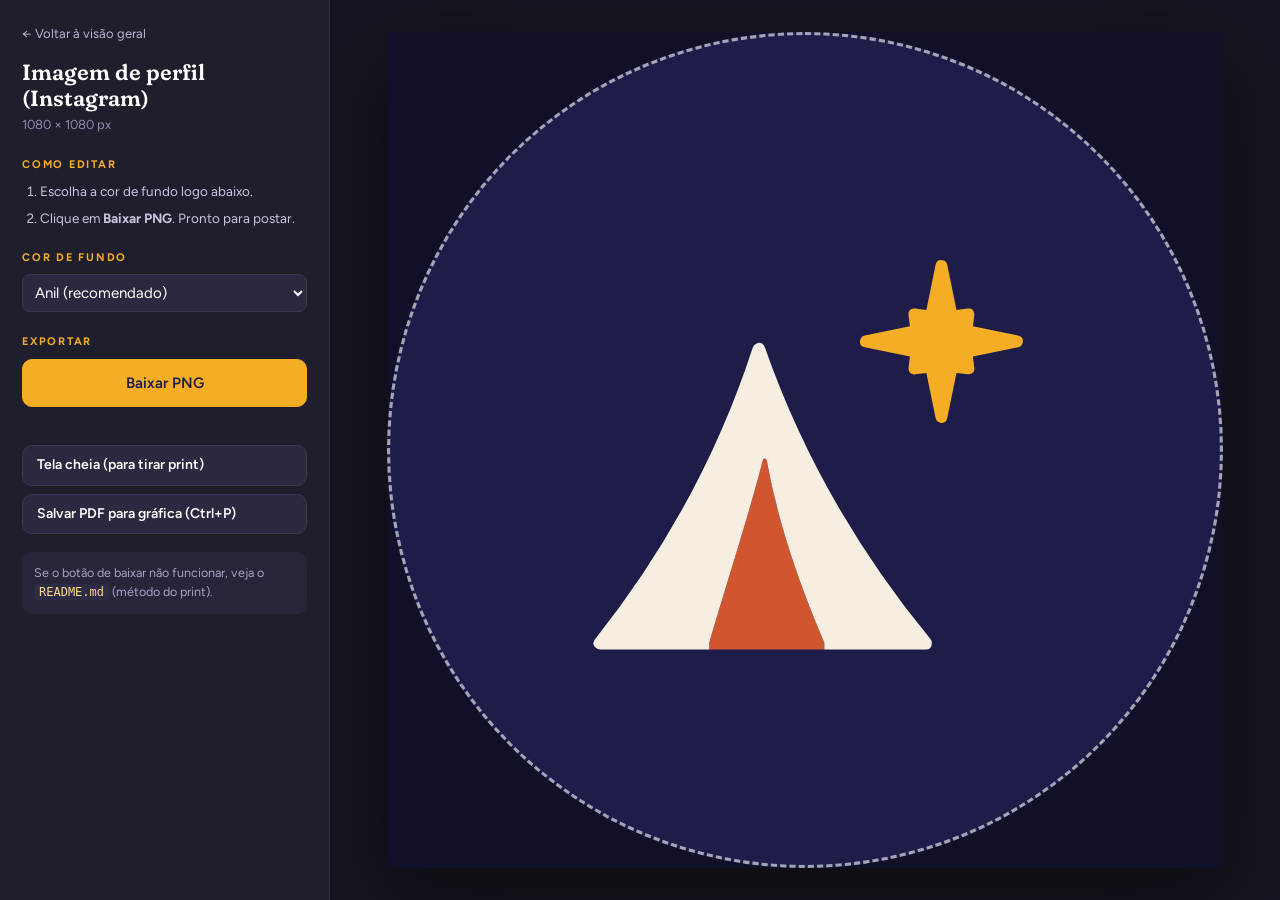
<file: templates/perfil-instagram.html>
<!doctype html>
<html lang="pt-BR">
<head>
<meta charset="utf-8">
<meta name="viewport" content="width=device-width, initial-scale=1">
<title>Imagem de perfil · A Promessa de Abraão</title>
<link rel="preconnect" href="https://fonts.googleapis.com">
<link rel="preconnect" href="https://fonts.gstatic.com" crossorigin>
<link rel="stylesheet" crossorigin="anonymous" href="https://fonts.googleapis.com/css2?family=Figtree:ital,wght@0,300..900;1,300..900&family=Fraunces:ital,opsz,wght,SOFT,WONK@0,9..144,100..900,0..100,0..1;1,9..144,100..900,0..100,0..1&display=swap">
<link rel="stylesheet" href="assets/marca.css">
<style>
  .perfil { display: flex; align-items: center; justify-content: center; }
  .perfil [data-logo] { width: 560px; display: none; transform: translate(4px, 6px); } /* leve ajuste óptico: a estrela é leve, a tenda é pesada */
  .tema-noite [data-versao="fundo-escuro"], .tema-areia [data-versao="colorido"], .tema-fogo [data-versao="fundo-urucum"] { display: block; }
  .tema-fogo { background: var(--urucum); }
  .tema-noite { background: var(--anil); }

  /* guia do recorte redondo do Instagram (não sai na imagem) */
  .guia-circulo { position: absolute; inset: 0; border-radius: 50%; box-shadow: 0 0 0 2000px rgba(0, 0, 0, .45); outline: 4px dashed rgba(255, 255, 255, .6); outline-offset: -4px; pointer-events: none; }
  body.preview .guia-circulo { display: none; }
</style>
</head>
<body data-template="perfil-instagram" data-titulo="Imagem de perfil (Instagram)" data-temas="noite:Anil (recomendado),areia:Areia,fogo:Urucum">
<main class="palco">

  <!-- =====================================================================
       IMAGEM DE PERFIL 1080 × 1080
       O Instagram corta em círculo; a área escura mostra o que fica de fora.
       Escolha a cor de fundo no painel e clique em "Baixar PNG".
       (Também existe pronta em SVG: logo/perfil-instagram.svg)
       ===================================================================== -->
  <div class="arte quadrado tema-noite perfil" data-arquivo="perfil-instagram">
    <div data-logo="simbolo" data-versao="fundo-escuro"></div>
    <div data-logo="simbolo" data-versao="colorido"></div>
    <div data-logo="simbolo" data-versao="fundo-urucum"></div>
    <div class="guia-circulo nao-exportar"></div>
  </div>

</main>
<script src="assets/html-to-image.js"></script>
<script src="assets/marca-dados.js"></script>
<script src="assets/marca.js"></script>
<script src="assets/editor.js"></script>
</body>
</html>
</file>
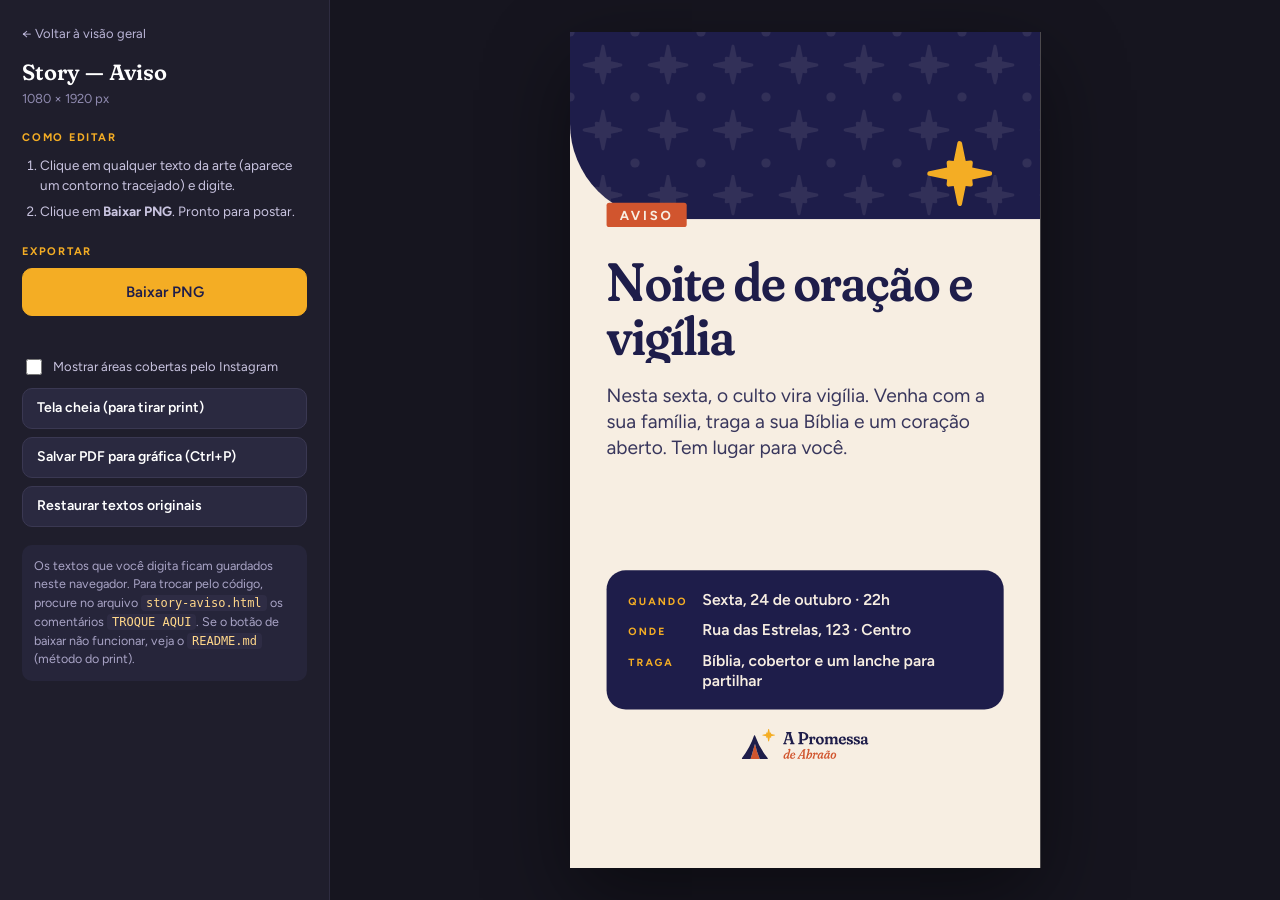
<file: templates/story-aviso.html>
<!doctype html>
<html lang="pt-BR">
<head>
<meta charset="utf-8">
<meta name="viewport" content="width=device-width, initial-scale=1">
<title>Story — Aviso · A Promessa de Abraão</title>
<link rel="preconnect" href="https://fonts.googleapis.com">
<link rel="preconnect" href="https://fonts.gstatic.com" crossorigin>
<link rel="stylesheet" crossorigin="anonymous" href="https://fonts.googleapis.com/css2?family=Figtree:ital,wght@0,300..900;1,300..900&family=Fraunces:ital,opsz,wght,SOFT,WONK@0,9..144,100..900,0..100,0..1;1,9..144,100..900,0..100,0..1&display=swap">
<link rel="stylesheet" href="assets/marca.css">
<style>
  .aviso { padding: 0 84px 250px; display: flex; flex-direction: column; }
  .a-topo { position: absolute; left: 0; right: 0; top: 0; height: 430px; background-color: var(--anil); border-radius: 0 0 0 220px; }
  .a-topo [data-estrela] { position: absolute; width: 150px; height: 150px; right: 110px; top: 250px; }
  .aviso > .conteudo { position: relative; z-index: 2; display: flex; flex-direction: column; flex: 1; margin-top: 392px; }

  .a-pilula { background: var(--urucum); color: var(--areia); align-self: flex-start; }
  .a-titulo { font-size: 124px; line-height: 1; margin-top: 64px; color: var(--anil); max-height: 360px; overflow: hidden; }
  .a-texto { font-size: 44px; line-height: 1.38; margin-top: 44px; color: var(--anil); opacity: .88; max-height: 340px; overflow: hidden; }

  .a-cartao { margin-top: auto; background: var(--anil); color: var(--areia); border-radius: 44px; padding: 44px 50px; display: grid; gap: 26px; }
  .a-linha { display: grid; grid-template-columns: 150px 1fr; gap: 20px; align-items: baseline; }
  .a-linha b { font: 700 24px/1.2 var(--fonte-texto); letter-spacing: .2em; text-transform: uppercase; color: var(--ouro); }
  .a-linha span { font: 600 36px/1.25 var(--fonte-texto); }

  .a-logo { height: 70px; margin-top: 44px; align-self: center; }
  .a-logo svg { width: auto; height: 70px; }
</style>
</head>
<body data-template="story-aviso" data-titulo="Story — Aviso">
<main class="palco">

  <!-- =====================================================================
       STORY 1080 × 1920 — AVISO
       No navegador: clique nos textos para editar e use "Baixar PNG".
       Pelo código: procure os comentários "TROQUE AQUI".
       ===================================================================== -->
  <div class="arte story tema-areia aviso" data-arquivo="story-aviso">
    <div class="a-topo" data-cobogo="#F7EEE2" data-cobogo-opacidade=".09" data-cobogo-tamanho="150">
      <span data-estrela="ouro"></span>
    </div>

    <div class="conteudo">
      <!-- TROQUE AQUI: selo (ex.: Aviso, Importante, Agenda) -->
      <span class="pilula a-pilula" data-editavel>Aviso</span>

      <!-- TROQUE AQUI: título do aviso -->
      <h1 class="titulo a-titulo" data-editavel data-ajustar=".55" data-altura-max="360">Noite de oração e vigília</h1>

      <!-- TROQUE AQUI: texto do aviso -->
      <p class="texto a-texto" data-editavel data-ajustar=".7" data-altura-max="340">Nesta sexta, o culto vira vigília. Venha com a sua família, traga a sua Bíblia e um coração aberto. Tem lugar para você.</p>

      <div class="a-cartao">
        <!-- TROQUE AQUI: as informações (pode apagar uma linha inteira no código) -->
        <div class="a-linha"><b data-editavel>Quando</b><span data-editavel>Sexta, 24 de outubro · 22h</span></div>
        <div class="a-linha"><b data-editavel>Onde</b><span data-editavel>Rua das Estrelas, 123 · Centro</span></div>
        <div class="a-linha"><b data-editavel>Traga</b><span data-editavel>Bíblia, cobertor e um lanche para partilhar</span></div>
      </div>

      <div class="a-logo" data-logo="logo-horizontal" data-versao="colorido"></div>
    </div>
  </div>

</main>
<script src="assets/html-to-image.js"></script>
<script src="assets/marca-dados.js"></script>
<script src="assets/marca.js"></script>
<script src="assets/editor.js"></script>
</body>
</html>
</file>
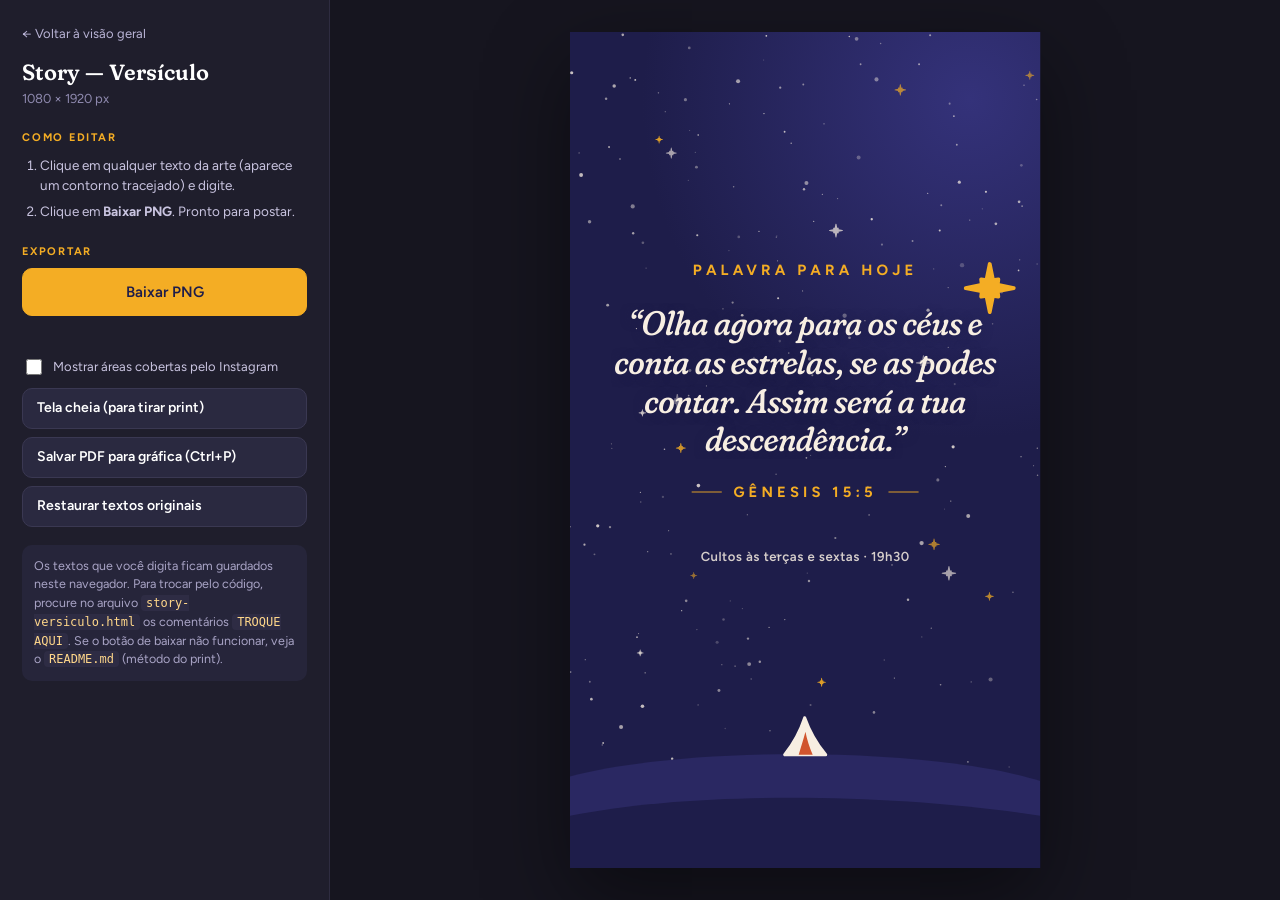
<file: templates/story-versiculo.html>
<!doctype html>
<html lang="pt-BR">
<head>
<meta charset="utf-8">
<meta name="viewport" content="width=device-width, initial-scale=1">
<title>Story — Versículo · A Promessa de Abraão</title>
<link rel="preconnect" href="https://fonts.googleapis.com">
<link rel="preconnect" href="https://fonts.gstatic.com" crossorigin>
<link rel="stylesheet" crossorigin="anonymous" href="https://fonts.googleapis.com/css2?family=Figtree:ital,wght@0,300..900;1,300..900&family=Fraunces:ital,opsz,wght,SOFT,WONK@0,9..144,100..900,0..100,0..1;1,9..144,100..900,0..100,0..1&display=swap">
<link rel="stylesheet" href="assets/marca.css">
<style>
  .versiculo { display: flex; flex-direction: column; align-items: center; justify-content: center; text-align: center; padding: 250px 96px 420px; }
  .versiculo > * { position: relative; z-index: 2; }
  .versiculo .ceu { position: absolute; z-index: 0; }

  .v-chamada { color: var(--ouro); }
  .v-bloco { position: relative; margin-top: 56px; width: 100%; }
  .v-bloco [data-estrela] { position: absolute; width: 120px; height: 120px; right: -40px; top: -96px; }
  .v-texto { font-size: 78px; line-height: 1.14; width: 100%; max-height: 860px; overflow: hidden; text-shadow: 0 2px 24px rgba(30, 29, 74, .9); }
  .v-ref { display: flex; align-items: center; gap: 26px; margin-top: 56px; color: var(--ouro); }
  .v-ref::before, .v-ref::after { content: ''; width: 70px; height: 3px; background: currentColor; opacity: .6; border-radius: 2px; }

  /* horizonte: a tenda acesa embaixo, olhando para o céu */
  .v-horizonte { position: absolute; z-index: 1; left: 0; right: 0; bottom: 0; height: 420px; }
  .v-horizonte svg { width: 100%; height: 100%; display: block; }
  .v-rodape { margin-top: 110px; font: 600 30px/1.2 var(--fonte-texto); letter-spacing: .04em; color: var(--areia); opacity: .85; }
</style>
</head>
<body data-template="story-versiculo" data-titulo="Story — Versículo">
<main class="palco">

  <!-- =====================================================================
       STORY 1080 × 1920 — VERSÍCULO
       No navegador: clique no versículo, na referência e no rodapé para editar.
       Pelo código: procure os comentários "TROQUE AQUI".
       O texto diminui sozinho se o versículo for longo.
       ===================================================================== -->
  <div class="arte story tema-noite versiculo" data-arquivo="story-versiculo">
    <div class="ceu" data-estrelas="230" data-semente="5"></div>

    <!-- TROQUE AQUI: chamada -->
    <p class="chamada v-chamada" data-editavel>Palavra para hoje</p>

    <div class="v-bloco">
      <span data-estrela="ouro"></span>
      <!-- TROQUE AQUI: o versículo -->
      <p class="titulo italico v-texto" data-editavel data-ajustar=".5" data-altura-max="860">“Olha agora para os céus e conta as estrelas, se as podes contar. Assim será a tua descendência.”</p>
    </div>

    <!-- TROQUE AQUI: referência bíblica -->
    <p class="chamada v-ref" data-editavel>Gênesis 15:5</p>

    <!-- TROQUE AQUI: convite no rodapé (ou apague o texto) -->
    <p class="v-rodape" data-editavel>Cultos às terças e sextas · 19h30</p>

    <div class="v-horizonte">
      <svg viewBox="0 0 1080 420" preserveAspectRatio="none">
        <path d="M0 210 C 260 140, 820 140, 1080 220 L1080 420 L0 420 Z" fill="#2A2862"/>
        <path d="M0 300 C 300 240, 760 250, 1080 300 L1080 420 L0 420 Z" fill="#1E1D4A"/>
        <!-- a tenda da marca, pequena, com a porta acesa -->
        <g transform="translate(493 45) scale(1.15)">
          <path fill="#F7EEE2" d="M40 26 Q27 66 0 100 L82 100 Q54 66 40 26Z" stroke="#F7EEE2" stroke-width="6" stroke-linejoin="round"/>
          <path fill="#D1552E" d="M41.5 54 C38 68 32 86 28 100 L56 100 C50 86 44 68 41.5 54Z"/>
        </g>
      </svg>
    </div>

  </div>

</main>
<script src="assets/html-to-image.js"></script>
<script src="assets/marca-dados.js"></script>
<script src="assets/marca.js"></script>
<script src="assets/editor.js"></script>
</body>
</html>
</file>
<file: templates/assets/marca.css>
/* =====================================================================
   A PROMESSA DE ABRAÃO — estilos da marca usados por todos os templates
   ---------------------------------------------------------------------
   Você NÃO precisa mexer aqui para trocar foto, nome ou horário.
   Isso se faz direto no arquivo de cada template (ou clicando no
   navegador). Este arquivo guarda cores, fontes e peças visuais.
   ===================================================================== */

:root {
  /* Paleta oficial */
  --anil: #1E1D4A;       /* céu noturno — fundos escuros e textos */
  --madrugada: #34327A;  /* apoio do céu — degradês e camadas */
  --ouro: #F4AD24;       /* a estrela da promessa — destaques */
  --urucum: #D1552E;     /* calor, acolhimento, ação */
  --areia: #F7EEE2;      /* fundo claro, papel — no lugar do branco */

  /* Tipografia oficial (Google Fonts, com alternativas caso falte internet) */
  --fonte-titulo: 'Fraunces', Georgia, 'Times New Roman', serif;
  --fonte-texto: 'Figtree', 'Segoe UI', Roboto, Helvetica, Arial, sans-serif;
}

/* ---------------------------------------------------------------------
   1. A ARTE (a peça em si, no tamanho real)
   --------------------------------------------------------------------- */
.arte {
  position: relative;
  overflow: hidden;
  box-sizing: border-box;
  font-family: var(--fonte-texto);
  color: var(--areia);
  background: var(--anil);
  -webkit-font-smoothing: antialiased;
  text-rendering: geometricPrecision;
}
.arte.story    { width: 1080px; height: 1920px; }
.arte.banner   { width: 1920px; height: 1080px; }
.arte.quadrado { width: 1080px; height: 1080px; }
.arte *, .arte *::before, .arte *::after { box-sizing: border-box; }
:where(.arte) :where(h1, h2, h3, p) { margin: 0; }  /* :where = não atrapalha as margens dos templates */

/* Temas de cor */
.tema-noite { background: radial-gradient(120% 70% at 85% 8%, var(--madrugada) 0%, var(--anil) 58%); color: var(--areia); }
.tema-fogo  { background: radial-gradient(120% 70% at 85% 8%, #E06A3C 0%, var(--urucum) 60%); color: var(--areia); }
.tema-areia { background: var(--areia); color: var(--anil); }

/* Títulos em Fraunces “macia” (eixo SOFT no máximo = cantos arredondados, acolhedor) */
.titulo {
  font-family: var(--fonte-titulo);
  font-variation-settings: 'SOFT' 100, 'WONK' 0;
  font-optical-sizing: auto;
  font-weight: 600;
  line-height: .95;
  letter-spacing: -.01em;
  text-wrap: balance;   /* evita palavra sozinha na última linha */
}
.titulo.italico { font-style: italic; font-weight: 500; }

/* Chamada pequena em caixa-alta (ex.: “CULTO DE”, “AÇÃO SOCIAL”) */
.chamada {
  font-family: var(--fonte-texto);
  font-weight: 700;
  text-transform: uppercase;
  letter-spacing: .28em;
  font-size: 34px;
  line-height: 1.2;
}

.texto { font-family: var(--fonte-texto); font-weight: 400; line-height: 1.35; }

/* Selo em pílula (ex.: “AVISO”) */
.pilula {
  display: inline-block;
  padding: 14px 30px 12px;
  border-radius: 999px;
  font: 700 30px/1 var(--fonte-texto);
  letter-spacing: .22em;
  text-transform: uppercase;
}

/* ---------------------------------------------------------------------
   2. PEÇAS GRÁFICAS DA MARCA
   --------------------------------------------------------------------- */

/* Logo (desenhado pelo marca.js dentro de <div data-logo="...">) */
[data-logo] { display: block; line-height: 0; }
[data-logo] svg { width: 100%; height: 100%; display: block; }

/* Estrela solta da marca: <span data-estrela="ouro" style="width:120px;height:120px"></span> */
[data-estrela] { display: inline-block; line-height: 0; }
[data-estrela] svg { width: 100%; height: 100%; display: block; }

/* Céu contável: campo de estrelas gerado pelo marca.js */
.ceu { position: absolute; inset: 0; pointer-events: none; }
.ceu svg { position: absolute; inset: 0; width: 100%; height: 100%; }

/* Cobogó de estrelas: padrão geométrico gerado pelo marca.js (data-cobogo) */
[data-cobogo] { background-repeat: repeat; }

/* Arco / portal — a “porta da tenda”, moldura padrão das fotos */
.arco { border-radius: 9999px 9999px 36px 36px; }

/* ---------------------------------------------------------------------
   3. ÁREA DE FOTO (onde entra a foto do pregador / da ação)
   --------------------------------------------------------------------- */
.foto {
  position: relative;
  overflow: hidden;
  background: rgba(247, 238, 226, .08);
  --zoom: 1; --pos-x: 50%; --pos-y: 30%;
}
.foto > img {
  position: absolute; inset: 0;
  width: 100%; height: 100%;
  object-fit: cover;
  object-position: var(--pos-x) var(--pos-y);
  transform: scale(var(--zoom));
  transform-origin: var(--pos-x) var(--pos-y);
  display: none;
}
.foto.tem-foto > img { display: block; }

/* Placeholder: aparece enquanto não há foto */
.foto-vazia {
  position: absolute; inset: 0;
  display: flex; flex-direction: column; align-items: center; justify-content: center; gap: 22px;
  border: 6px dashed rgba(247, 238, 226, .55);
  border-radius: inherit;
  color: rgba(247, 238, 226, .8);
  text-align: center;
  font: 700 30px/1.25 var(--fonte-texto);
  letter-spacing: .14em;
  text-transform: uppercase;
  padding: 40px;
}
.foto-vazia small { font-size: 24px; font-weight: 500; letter-spacing: .04em; text-transform: none; opacity: .85; }
.foto-vazia svg { width: 110px; height: 110px; opacity: .9; }
.foto.tem-foto .foto-vazia { display: none; }
.tema-areia .foto { background: rgba(30, 29, 74, .06); }
.tema-areia .foto-vazia { border-color: rgba(30, 29, 74, .45); color: rgba(30, 29, 74, .75); }

/* ---------------------------------------------------------------------
   4. EDITOR (painel lateral, escala de visualização) — não vai para a imagem
   --------------------------------------------------------------------- */
html, body { margin: 0; height: 100%; }
body.editor {
  display: flex;
  background: #16151F;
  color: #ECE8F3;
  font: 15px/1.5 var(--fonte-texto);
  overflow: hidden;
}
.painel {
  width: 330px; flex: none;
  height: 100%;
  overflow-y: auto;
  padding: 22px 22px 40px;
  background: #1F1E2C;
  border-right: 1px solid #2E2C40;
  box-sizing: border-box;
}
.painel a.voltar { color: #B9B4D6; text-decoration: none; font-size: 13px; }
.painel a.voltar:hover { color: #fff; }
.painel h1 { font: 600 22px/1.2 var(--fonte-titulo); font-variation-settings: 'SOFT' 100; margin: 14px 0 4px; color: #fff; }
.painel .tamanho { color: #8E89AE; font-size: 13px; margin-bottom: 16px; }
.painel h2 { font-size: 11px; letter-spacing: .16em; text-transform: uppercase; color: var(--ouro); margin: 22px 0 8px; }
.painel ol, .painel ul { padding-left: 18px; margin: 0; color: #C9C4E0; font-size: 13.5px; }
.painel li { margin-bottom: 6px; }
.painel label { display: block; font-size: 13px; color: #C9C4E0; margin: 10px 0 4px; }
.painel input[type=range] { width: 100%; accent-color: var(--ouro); }
.painel select { width: 100%; padding: 8px; border-radius: 8px; background: #2A2940; color: #fff; border: 1px solid #3A3852; font: inherit; }
.painel .check { display: flex; gap: 8px; align-items: center; margin: 10px 0; cursor: pointer; }
.painel .check input { accent-color: var(--ouro); width: 16px; height: 16px; }
.painel button {
  display: block; width: 100%;
  margin-top: 8px; padding: 11px 14px;
  border-radius: 10px; border: 1px solid #3A3852;
  background: #2A2940; color: #fff;
  font: 600 14px/1.2 var(--fonte-texto);
  cursor: pointer; text-align: left;
}
.painel button:hover { background: #34324D; }
.painel button.principal { background: var(--ouro); color: var(--anil); border-color: var(--ouro); text-align: center; font-size: 15px; padding: 14px; }
.painel button.principal:hover { background: #FFC24A; }
.painel .status { min-height: 20px; margin-top: 10px; font-size: 13px; color: #B9F3C9; }
.painel .status.erro { color: #FFB4A0; }
.painel .dica { margin-top: 18px; padding: 12px; border-radius: 10px; background: #26253A; color: #A9A4C6; font-size: 12.5px; }
.painel code { background: #2E2C44; padding: 1px 5px; border-radius: 4px; font-size: 12px; color: #FFD78A; }

.palco {
  flex: 1; height: 100%;
  overflow: auto;
  display: flex; align-items: center; justify-content: center;
  padding: 32px; box-sizing: border-box;
}
.moldura { position: relative; flex: none; box-shadow: 0 30px 80px rgba(0,0,0,.45); }
.moldura > .arte { position: absolute; left: 0; top: 0; transform-origin: 0 0; }

/* Várias artes na mesma página (capas de destaque) */
.palco.grade { display: grid; grid-template-columns: repeat(auto-fill, minmax(260px, 1fr)); gap: 28px; align-content: start; justify-items: center; }
.cartao { display: flex; flex-direction: column; align-items: center; gap: 10px; }
.cartao button { padding: 8px 14px; border-radius: 999px; border: 0; background: var(--ouro); color: var(--anil); font: 700 13px var(--fonte-texto); cursor: pointer; }
.cartao .rotulo { font-size: 13px; color: #C9C4E0; }

/* Textos editáveis: contorno tracejado ao passar o mouse */
body.editor:not(.preview) [data-editavel] { white-space: pre-line; cursor: text; border-radius: 6px; }
body.editor:not(.preview):not(.exportando) [data-editavel]:hover { outline: 5px dashed rgba(244, 173, 36, .85); outline-offset: 10px; }
body.editor:not(.preview):not(.exportando) [data-editavel]:focus { outline: 5px solid var(--ouro); outline-offset: 10px; }
body.editor:not(.preview) .foto { cursor: pointer; }
body.editor:not(.preview):not(.exportando) .foto:hover .foto-vazia { border-color: var(--ouro); color: var(--ouro); }

/* Faixas que mostram onde a interface do Instagram cobre o story */
.zonas-seguras { position: absolute; inset: 0; pointer-events: none; display: none; z-index: 50; }
body.mostrar-zonas .zonas-seguras { display: block; }
.zonas-seguras div {
  position: absolute; left: 0; right: 0; height: 250px;
  background: repeating-linear-gradient(-45deg, rgba(255, 70, 70, .30) 0 18px, rgba(255, 70, 70, .14) 18px 36px);
  color: #fff; font: 700 28px var(--fonte-texto); display: flex; align-items: center; justify-content: center;
  text-shadow: 0 2px 6px rgba(0,0,0,.6);
}
.zonas-seguras .topo { top: 0; }
.zonas-seguras .base { bottom: 0; }

/* Modo pré-visualização (dentro do index.html) */
body.preview { background: transparent; }
body.preview .painel { display: none; }
body.preview .palco { padding: 0; overflow: hidden; }
body.preview .moldura { box-shadow: none; }
body.preview .palco.grade { grid-template-columns: repeat(3, 1fr); gap: 10px; padding: 10px; }
body.preview .cartao .rotulo { display: none; }

/* Modo tela cheia para tirar print */
body.modo-print .painel { display: none; }
body.modo-print { background: #000; }
body.modo-print .palco { padding: 0; }
body.modo-print .moldura { box-shadow: none; }

/* Impressão / Salvar como PDF: só a arte, no tamanho real */
@media print {
  body.editor { display: block; background: none; overflow: visible; }
  .painel, .zonas-seguras, .cartao button, .cartao .rotulo { display: none !important; }
  .palco { display: block; padding: 0; overflow: visible; height: auto; }
  .moldura { box-shadow: none; width: auto !important; height: auto !important; break-after: page; }
  .moldura > .arte { position: relative; transform: none !important; }
  .foto-vazia { display: none; }
}
</file>
